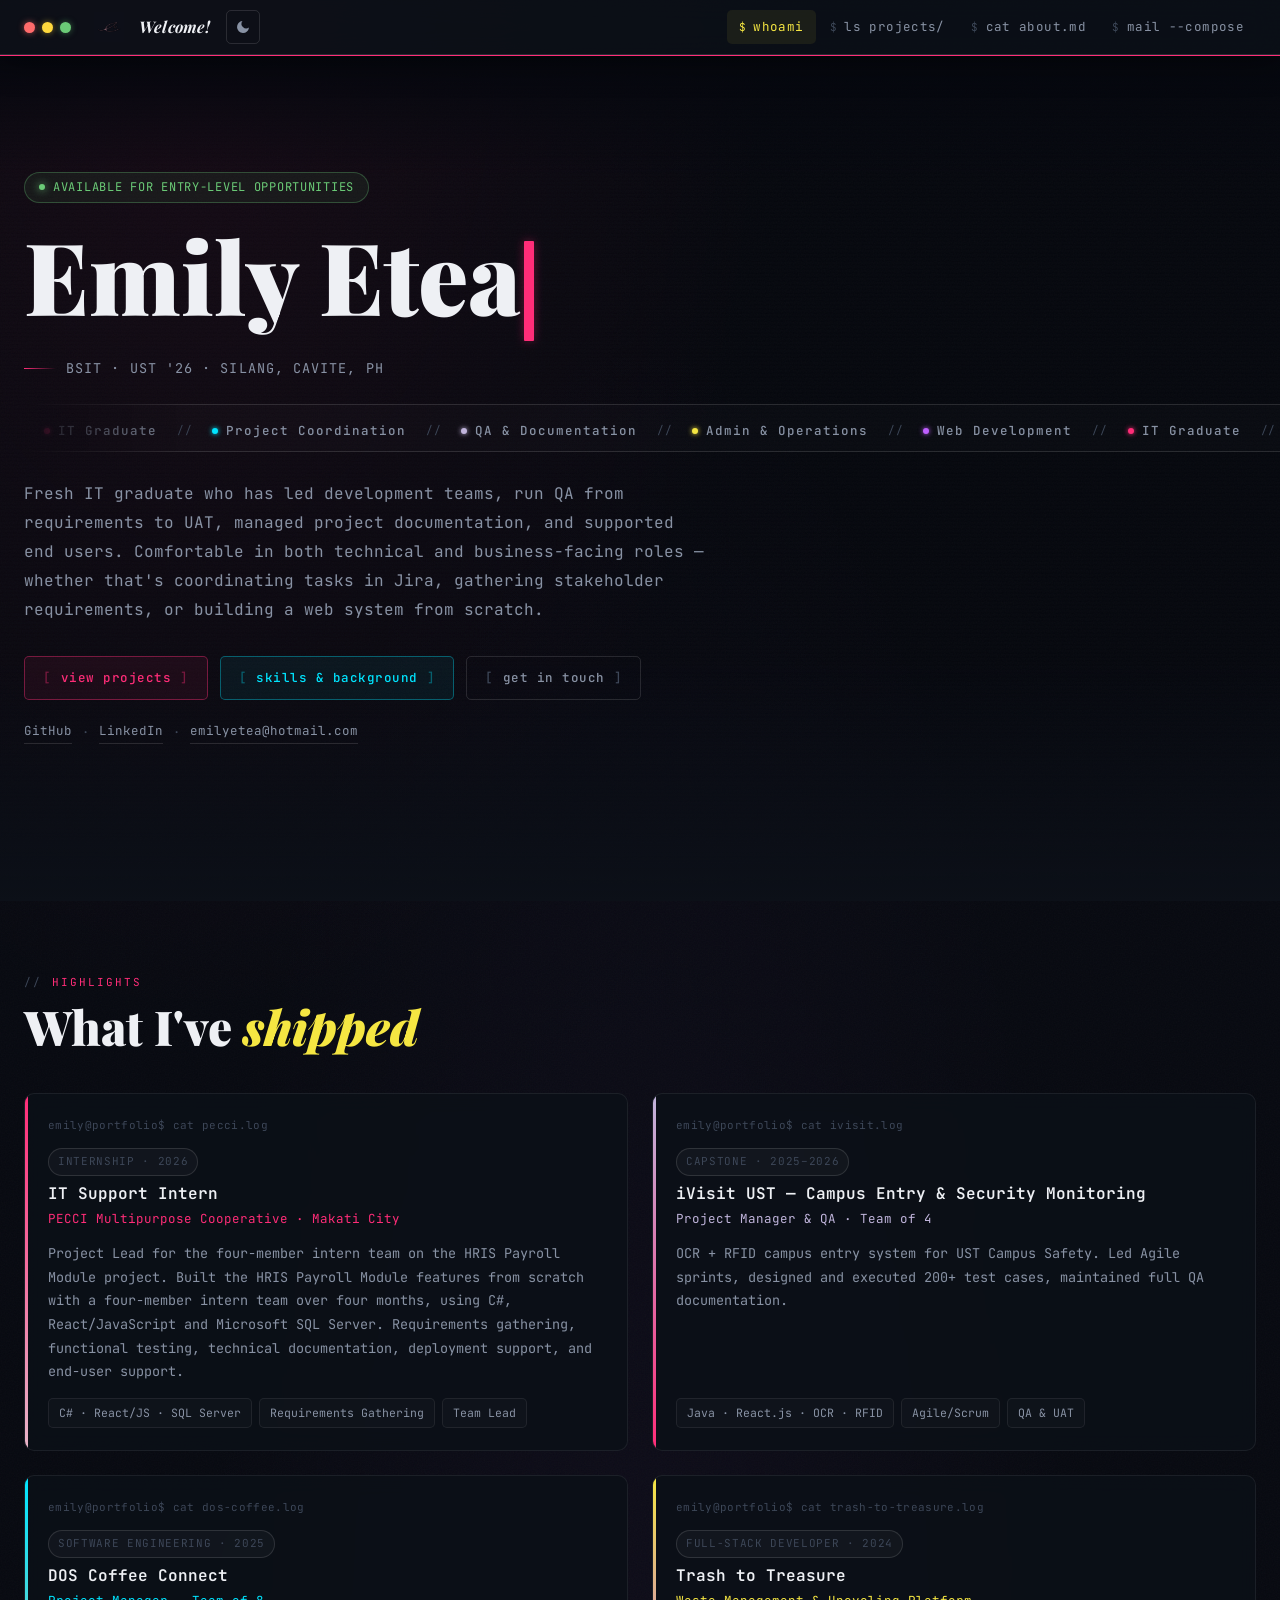
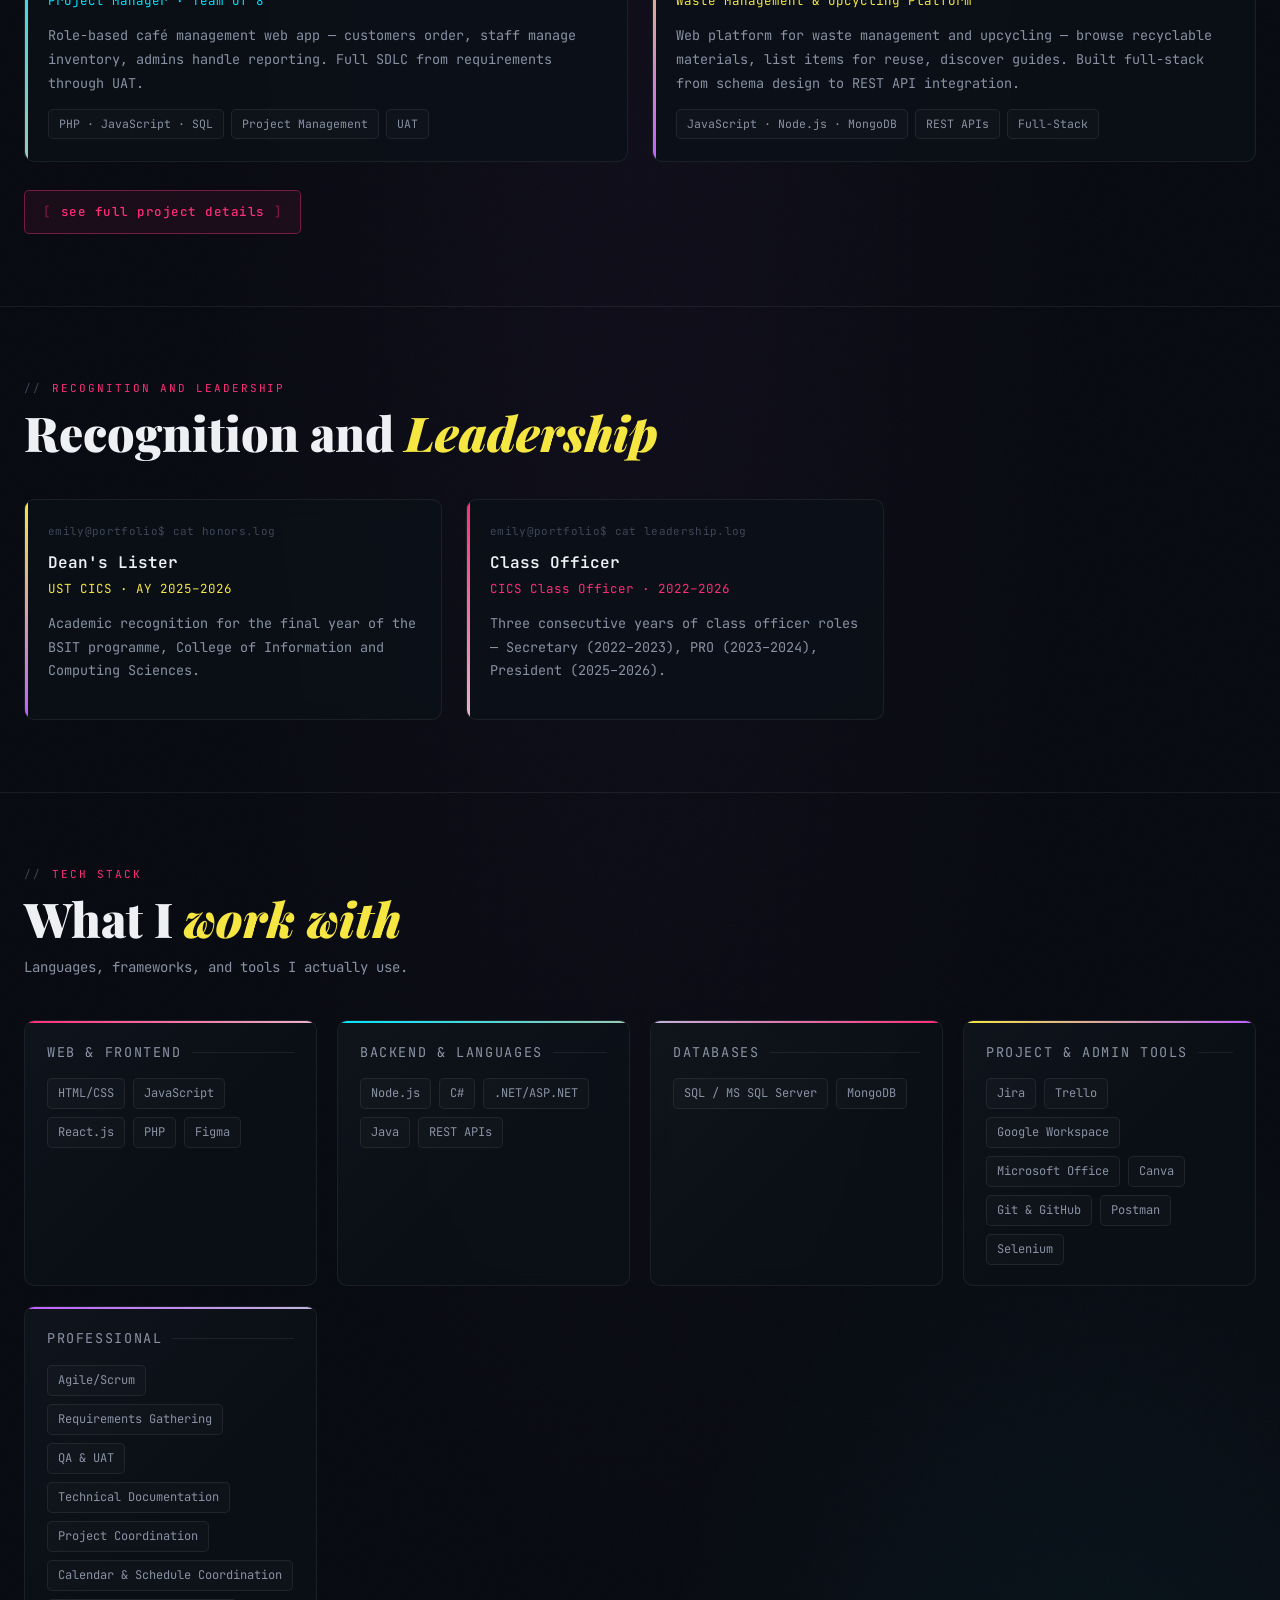
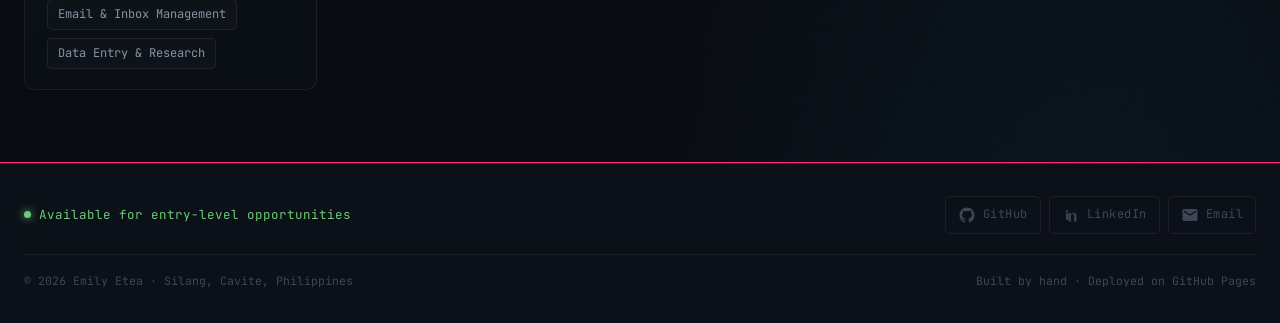
<file: index.html>
<!DOCTYPE html>
<html lang="en">
<head>
  <meta charset="UTF-8">
  <meta name="viewport" content="width=device-width, initial-scale=1.0">
  <title>Emily Etea — Portfolio</title>
  <meta name="description" content="Emily Etea — BSIT graduate (UST '26). Project coordination, QA and documentation, admin and operations support, and web development. Available for entry-level opportunities.">
  <!-- Open Graph -->
  <meta property="og:type" content="website">
  <meta property="og:url" content="https://emilyetea.github.io/">
  <meta property="og:title" content="Emily Etea — IT Graduate | Portfolio | Connect with me!">
  <meta property="og:description" content="BSIT graduate (UST '26). Project coordination, QA and documentation, admin and operations support, and web development. Available for entry-level opportunities.">
  <meta property="og:image" content="https://emilyetea.github.io/img/thumbnail.png">
  <link rel="icon" href="img/dark.svg" type="image/svg+xml">
  <link rel="stylesheet" href="css/style.css">
  <script>
    // Apply saved theme before first paint — prevents flash
    (function(){var t=localStorage.getItem('theme');if(!t){t='dark';}document.documentElement.setAttribute('data-theme',t);})();
  </script>
</head>
<body>
<div class="page">

  <header class="site-header">
    <div class="header-inner">
      <div class="term-dots">
        <span class="a"></span><span class="b"></span><span class="c"></span>
      </div>
      <a class="site-brand" href="index.html" aria-label="Emily Etea — home">
        <span class="brand-logo" aria-hidden="true">
          <img src="img/dark.svg" alt="" width="44" height="30" class="brand-logo-img brand-logo-dark">
          <img src="img/light.svg" alt="" width="44" height="30" class="brand-logo-img brand-logo-light">
        </span>
        <span class="brand-wordmark">Welcome!</span>
      </a>
      <button class="theme-toggle" id="theme-toggle" aria-label="Switch to light mode" title="Toggle light/dark mode">
        <!-- moon — shown in dark mode -->
        <svg class="icon-moon" viewBox="0 0 24 24" aria-hidden="true"><path d="M21 12.79A9 9 0 1 1 11.21 3a7 7 0 0 0 9.79 9.79z"/></svg>
        <!-- sun — shown in light mode -->
        <svg class="icon-sun" viewBox="0 0 24 24" aria-hidden="true"><circle cx="12" cy="12" r="5"/><line x1="12" y1="1" x2="12" y2="3"/><line x1="12" y1="21" x2="12" y2="23"/><line x1="4.22" y1="4.22" x2="5.64" y2="5.64"/><line x1="18.36" y1="18.36" x2="19.78" y2="19.78"/><line x1="1" y1="12" x2="3" y2="12"/><line x1="21" y1="12" x2="23" y2="12"/><line x1="4.22" y1="19.78" x2="5.64" y2="18.36"/><line x1="18.36" y1="5.64" x2="19.78" y2="4.22"/></svg>
      </button>
      <button class="nav-toggle" aria-expanded="false" aria-controls="primary-nav">☰ menu</button>
      <nav class="site-nav" id="primary-nav" aria-label="Primary">
        <a href="index.html" aria-current="page" data-tooltip="Home">whoami</a>
        <a href="projects.html" data-tooltip="Projects">ls projects/</a>
        <a href="about.html" data-tooltip="About &amp; Skills">cat about.md</a>
        <a href="contact.html" data-tooltip="Get in touch">mail --compose</a>
      </nav>
    </div>
  </header>

  <section class="hero hero--no-photo">
    <canvas id="matrix-canvas" aria-hidden="true"></canvas>
    <div class="hero-inner hero-inner--centered">

      <div class="hero-content">
        <p class="hero-status">Available for entry-level opportunities</p>
        <h1 class="hero-name">
          <span class="line1" data-typewriter>Emily Etea<span class="cursor" aria-hidden="true"></span></span>
        </h1>
        <p class="hero-role">BSIT · UST '26 · Silang, Cavite, PH</p>

        <!-- Role tagline ticker -->
        <div class="ticker-wrap" aria-label="Areas of focus" role="marquee">
          <div class="ticker-track">
            <span class="ticker-item"><span class="ticker-dot ticker-dot--pink"></span>IT Graduate</span>
            <span class="ticker-sep" aria-hidden="true">//</span>
            <span class="ticker-item"><span class="ticker-dot ticker-dot--cyan"></span>Project Coordination</span>
            <span class="ticker-sep" aria-hidden="true">//</span>
            <span class="ticker-item"><span class="ticker-dot ticker-dot--lavender"></span>QA &amp; Documentation</span>
            <span class="ticker-sep" aria-hidden="true">//</span>
            <span class="ticker-item"><span class="ticker-dot ticker-dot--yellow"></span>Admin &amp; Operations</span>
            <span class="ticker-sep" aria-hidden="true">//</span>
            <span class="ticker-item"><span class="ticker-dot ticker-dot--purple"></span>Web Development</span>
            <span class="ticker-sep" aria-hidden="true">//</span>
            <!-- duplicate set for seamless loop -->
            <span class="ticker-item" aria-hidden="true"><span class="ticker-dot ticker-dot--pink"></span>IT Graduate</span>
            <span class="ticker-sep" aria-hidden="true">//</span>
            <span class="ticker-item" aria-hidden="true"><span class="ticker-dot ticker-dot--cyan"></span>Project Coordination</span>
            <span class="ticker-sep" aria-hidden="true">//</span>
            <span class="ticker-item" aria-hidden="true"><span class="ticker-dot ticker-dot--lavender"></span>QA &amp; Documentation</span>
            <span class="ticker-sep" aria-hidden="true">//</span>
            <span class="ticker-item" aria-hidden="true"><span class="ticker-dot ticker-dot--yellow"></span>Admin &amp; Operations</span>
            <span class="ticker-sep" aria-hidden="true">//</span>
            <span class="ticker-item" aria-hidden="true"><span class="ticker-dot ticker-dot--purple"></span>Web Development</span>
            <span class="ticker-sep" aria-hidden="true">//</span>
          </div>
        </div>

        <p class="hero-bio">Fresh IT graduate who has led development teams, run QA from requirements to UAT, managed project documentation, and supported end users. Comfortable in both technical and business-facing roles — whether that's coordinating tasks in Jira, gathering stakeholder requirements, or building a web system from scratch.</p>
        <div class="btn-row">
          <a class="btn btn-primary" href="projects.html">view projects</a>
          <a class="btn btn-cyan" href="about.html">skills &amp; background</a>
          <a class="btn" href="contact.html">get in touch</a>
        </div>
        <div class="hero-links" aria-label="External profiles">
          <a href="https://github.com/EmilyEtea" target="_blank" rel="noopener" class="hero-text-link">GitHub</a>
          <span class="hero-link-sep" aria-hidden="true">·</span>
          <a href="https://www.linkedin.com/in/emily-etea" target="_blank" rel="noopener" class="hero-text-link">LinkedIn</a>
          <span class="hero-link-sep" aria-hidden="true">·</span>
          <a href="mailto:emilyetea@hotmail.com" class="hero-text-link">emilyetea@hotmail.com</a>
        </div>
      </div>

    </div>
  </section>

  <!-- WHAT I'VE SHIPPED -->
  <section class="section">
    <div class="container">
      <div class="section-head">
        <p class="section-eyebrow">highlights</p>
        <h2 class="section-title">What I've <span class="accent">shipped</span></h2>
      </div>
      <div class="shipped-grid">

        <div class="shipped-card shipped-card--pink reveal">
          <div class="sc-bar" aria-hidden="true"></div>
          <div class="sc-body">
            <p class="sc-cmd">emily@portfolio$ cat pecci.log</p>
            <div class="sc-head">
              <span class="sc-role-badge">Internship · 2026</span>
            </div>
            <p class="sc-title">IT Support Intern</p>
            <p class="sc-org">PECCI Multipurpose Cooperative · Makati City</p>
            <p class="sc-desc">Project Lead for the four-member intern team on the HRIS Payroll Module project. Built the HRIS Payroll Module features from scratch with a four-member intern team over four months, using C#, React/JavaScript and Microsoft SQL Server. Requirements gathering, functional testing, technical documentation, deployment support, and end-user support.</p>
            <div class="sc-chips">
              <span class="chip">C# · React/JS · SQL Server</span>
              <span class="chip">Requirements Gathering</span>
              <span class="chip">Team Lead</span>
            </div>
          </div>
        </div>

        <div class="shipped-card shipped-card--lavender reveal">
          <div class="sc-bar" aria-hidden="true"></div>
          <div class="sc-body">
            <p class="sc-cmd">emily@portfolio$ cat ivisit.log</p>
            <div class="sc-head">
              <span class="sc-role-badge">Capstone · 2025–2026</span>
            </div>
            <p class="sc-title">iVisit UST — Campus Entry &amp; Security Monitoring</p>
            <p class="sc-org">Project Manager &amp; QA · Team of 4</p>
            <p class="sc-desc">OCR + RFID campus entry system for UST Campus Safety. Led Agile sprints, designed and executed 200+ test cases, maintained full QA documentation.</p>
            <div class="sc-chips">
              <span class="chip">Java · React.js · OCR · RFID</span>
              <span class="chip">Agile/Scrum</span>
              <span class="chip">QA &amp; UAT</span>
            </div>
          </div>
        </div>

        <div class="shipped-card shipped-card--cyan reveal">
          <div class="sc-bar" aria-hidden="true"></div>
          <div class="sc-body">
            <p class="sc-cmd">emily@portfolio$ cat dos-coffee.log</p>
            <div class="sc-head">
              <span class="sc-role-badge">Software Engineering · 2025</span>
            </div>
            <p class="sc-title">DOS Coffee Connect</p>
            <p class="sc-org">Project Manager · Team of 8</p>
            <p class="sc-desc">Role-based café management web app — customers order, staff manage inventory, admins handle reporting. Full SDLC from requirements through UAT.</p>
            <div class="sc-chips">
              <span class="chip">PHP · JavaScript · SQL</span>
              <span class="chip">Project Management</span>
              <span class="chip">UAT</span>
            </div>
          </div>
        </div>

        <div class="shipped-card shipped-card--yellow reveal">
          <div class="sc-bar" aria-hidden="true"></div>
          <div class="sc-body">
            <p class="sc-cmd">emily@portfolio$ cat trash-to-treasure.log</p>
            <div class="sc-head">
              <span class="sc-role-badge">Full-Stack Developer · 2024</span>
            </div>
            <p class="sc-title">Trash to Treasure</p>
            <p class="sc-org">Waste Management &amp; Upcycling Platform</p>
            <p class="sc-desc">Web platform for waste management and upcycling — browse recyclable materials, list items for reuse, discover guides. Built full-stack from schema design to REST API integration.</p>
            <div class="sc-chips">
              <span class="chip">JavaScript · Node.js · MongoDB</span>
              <span class="chip">REST APIs</span>
              <span class="chip">Full-Stack</span>
            </div>
          </div>
        </div>

      </div>
      <div style="margin-top:28px">
        <a class="btn btn-primary" href="projects.html">see full project details</a>
      </div>
    </div>
  </section>

  <!-- RECOGNITION AND LEADERSHIP -->
  <section class="section">
    <div class="container">
      <div class="section-head">
        <p class="section-eyebrow">recognition and leadership</p>
        <h2 class="section-title">Recognition and <span class="accent">Leadership</span></h2>
      </div>
      <div class="shipped-grid shipped-grid--half">

        <div class="shipped-card shipped-card--yellow reveal">
          <div class="sc-bar" aria-hidden="true"></div>
          <div class="sc-body">
            <p class="sc-cmd">emily@portfolio$ cat honors.log</p>
            <p class="sc-title">Dean's Lister</p>
            <p class="sc-org">UST CICS · AY 2025–2026</p>
            <p class="sc-desc">Academic recognition for the final year of the BSIT programme, College of Information and Computing Sciences.</p>
          </div>
        </div>

        <div class="shipped-card shipped-card--pink reveal">
          <div class="sc-bar" aria-hidden="true"></div>
          <div class="sc-body">
            <p class="sc-cmd">emily@portfolio$ cat leadership.log</p>
            <p class="sc-title">Class Officer</p>
            <p class="sc-org">CICS Class Officer · 2022–2026</p>
            <p class="sc-desc">Three consecutive years of class officer roles — Secretary (2022–2023), PRO (2023–2024), President (2025–2026).</p>
          </div>
        </div>

      </div>
    </div>
  </section>

  <!-- TECH STACK -->
  <section class="section">
    <div class="container">
      <div class="section-head">
        <p class="section-eyebrow">tech stack</p>
        <h2 class="section-title">What I <span class="accent">work with</span></h2>
        <p class="section-sub">Languages, frameworks, and tools I actually use.</p>
      </div>
      <div class="skills-grid">
        <div class="card accent-pink reveal" style="padding:20px 22px">
          <p class="skill-category">Web &amp; Frontend</p>
          <div class="chips">
            <span class="chip">HTML/CSS</span>
            <span class="chip">JavaScript</span>
            <span class="chip">React.js</span>
            <span class="chip">PHP</span>
            <span class="chip">Figma</span>
          </div>
        </div>
        <div class="card accent-cyan reveal" style="padding:20px 22px">
          <p class="skill-category">Backend &amp; Languages</p>
          <div class="chips">
            <span class="chip">Node.js</span>
            <span class="chip">C#</span>
            <span class="chip">.NET/ASP.NET</span>
            <span class="chip">Java</span>
            <span class="chip">REST APIs</span>
          </div>
        </div>
        <div class="card accent-lavender reveal" style="padding:20px 22px">
          <p class="skill-category">Databases</p>
          <div class="chips">
            <span class="chip">SQL / MS SQL Server</span>
            <span class="chip">MongoDB</span>
          </div>
        </div>
        <div class="card accent-yellow reveal" style="padding:20px 22px">
          <p class="skill-category">Project &amp; Admin Tools</p>
          <div class="chips">
            <span class="chip">Jira</span>
            <span class="chip">Trello</span>
            <span class="chip">Google Workspace</span>
            <span class="chip">Microsoft Office</span>
            <span class="chip">Canva</span>
            <span class="chip">Git &amp; GitHub</span>
            <span class="chip">Postman</span>
            <span class="chip">Selenium</span>
          </div>
        </div>
        <div class="card accent-purple reveal" style="padding:20px 22px">
          <p class="skill-category">Professional</p>
          <div class="chips">
            <span class="chip">Agile/Scrum</span>
            <span class="chip">Requirements Gathering</span>
            <span class="chip">QA &amp; UAT</span>
            <span class="chip">Technical Documentation</span>
            <span class="chip">Project Coordination</span>
            <span class="chip">Calendar &amp; Schedule Coordination</span>
            <span class="chip">Email &amp; Inbox Management</span>
            <span class="chip">Data Entry &amp; Research</span>
          </div>
        </div>
      </div>
    </div>
  </section>

  <footer class="site-footer">
    <div class="footer-inner">
      <div><p class="footer-status-row">Available for entry-level opportunities</p></div>
      <div class="footer-links">
        <a class="social-link social-link--labeled" href="https://github.com/EmilyEtea" target="_blank" rel="noopener" aria-label="GitHub" data-tooltip="github.com/EmilyEtea">
          <svg viewBox="0 0 24 24" aria-hidden="true"><path d="M12 2C6.48 2 2 6.58 2 12.23c0 4.5 2.87 8.32 6.84 9.67.5.1.68-.22.68-.49v-1.7c-2.78.62-3.37-1.34-3.37-1.34-.45-1.2-1.11-1.52-1.11-1.52-.9-.63.07-.62.07-.62 1 .07 1.54 1.05 1.54 1.05.9 1.57 2.36 1.12 2.94.86.09-.67.35-1.12.63-1.38-2.22-.26-4.56-1.14-4.56-5.05 0-1.12.38-2.03 1.01-2.75-.1-.26-.44-1.3.1-2.7 0 0 .83-.27 2.75 1.05A9.34 9.34 0 0 1 12 6.8c.84 0 1.69.11 2.48.33 1.92-1.32 2.75-1.05 2.75-1.05.54 1.4.2 2.44.1 2.7.63.72 1.01 1.63 1.01 2.75 0 3.92-2.35 4.79-4.58 5.04.36.32.68.94.68 1.9v2.82c0 .27.18.6.69.49A10.23 10.23 0 0 0 22 12.23C22 6.58 17.52 2 12 2Z"/></svg>
          <span>GitHub</span>
        </a>
        <a class="social-link social-link--labeled" href="https://www.linkedin.com/in/emily-etea" target="_blank" rel="noopener" aria-label="LinkedIn" data-tooltip="linkedin.com/in/emily-etea">
          <svg viewBox="0 0 24 24" aria-hidden="true"><path d="M6.94 8.5A1.56 1.56 0 1 1 6.94 5.4a1.56 1.56 0 0 1 0 3.1ZM5.5 9.66h2.9v8.84H5.5V9.66Zm4.68 0h2.77v1.21h.04c.39-.73 1.33-1.5 2.74-1.5 2.93 0 3.47 1.93 3.47 4.43v6.7h-2.9v-6.27c0-1.49-.03-3.41-2.08-3.41-2.08 0-2.4 1.62-2.4 3.3v6.38h-2.9V9.66Z"/></svg>
          <span>LinkedIn</span>
        </a>
        <a class="social-link social-link--labeled" href="mailto:emilyetea@hotmail.com" aria-label="Email" data-tooltip="emilyetea@hotmail.com">
          <svg viewBox="0 0 24 24" aria-hidden="true"><path d="M20 4H4a2 2 0 0 0-2 2v12a2 2 0 0 0 2 2h16a2 2 0 0 0 2-2V6a2 2 0 0 0-2-2Zm0 4-8 5-8-5V6l8 5 8-5v2Z"/></svg>
          <span>Email</span>
        </a>
      </div>
      <div class="footer-copy">
        <span>© 2026 Emily Etea · Silang, Cavite, Philippines</span>
        <span>Built by hand · Deployed on GitHub Pages</span>
      </div>
    </div>
  </footer>

</div>
<script src="js/script.js"></script>
</body>
</html>
</file>
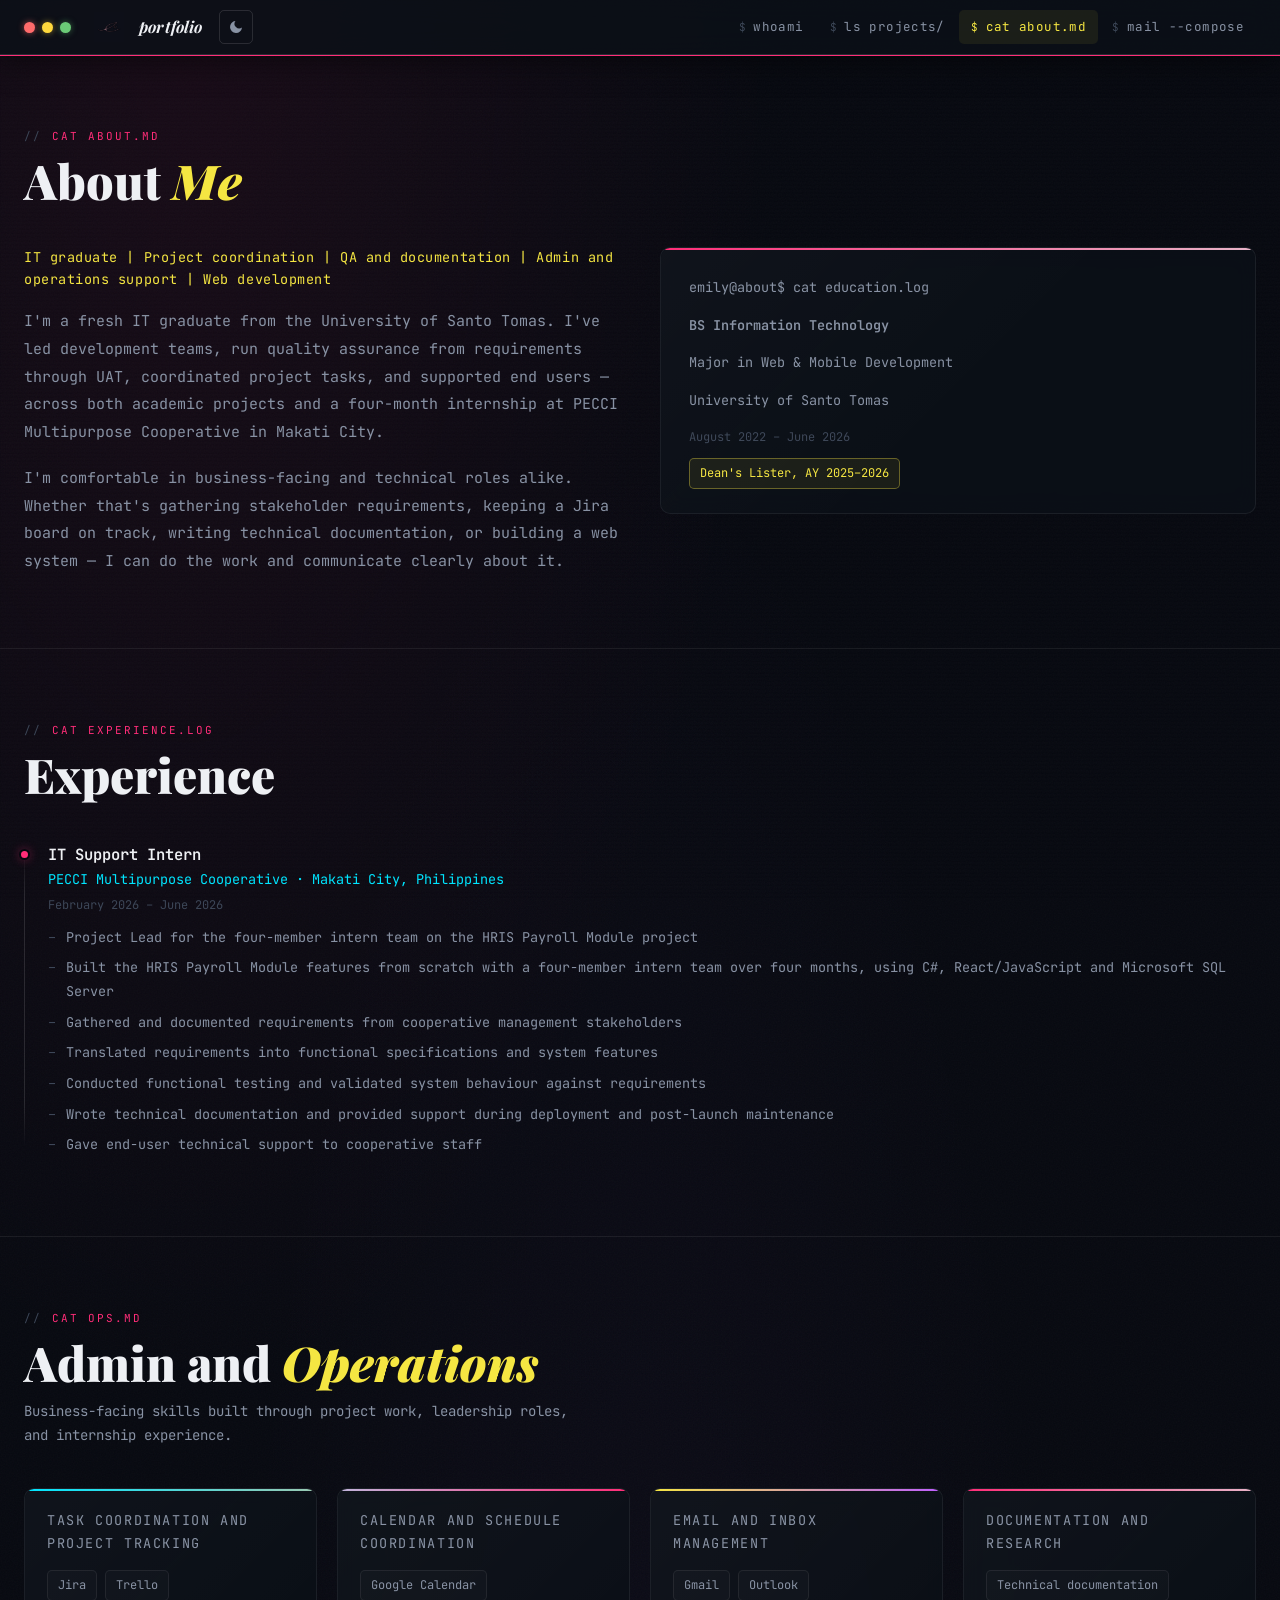
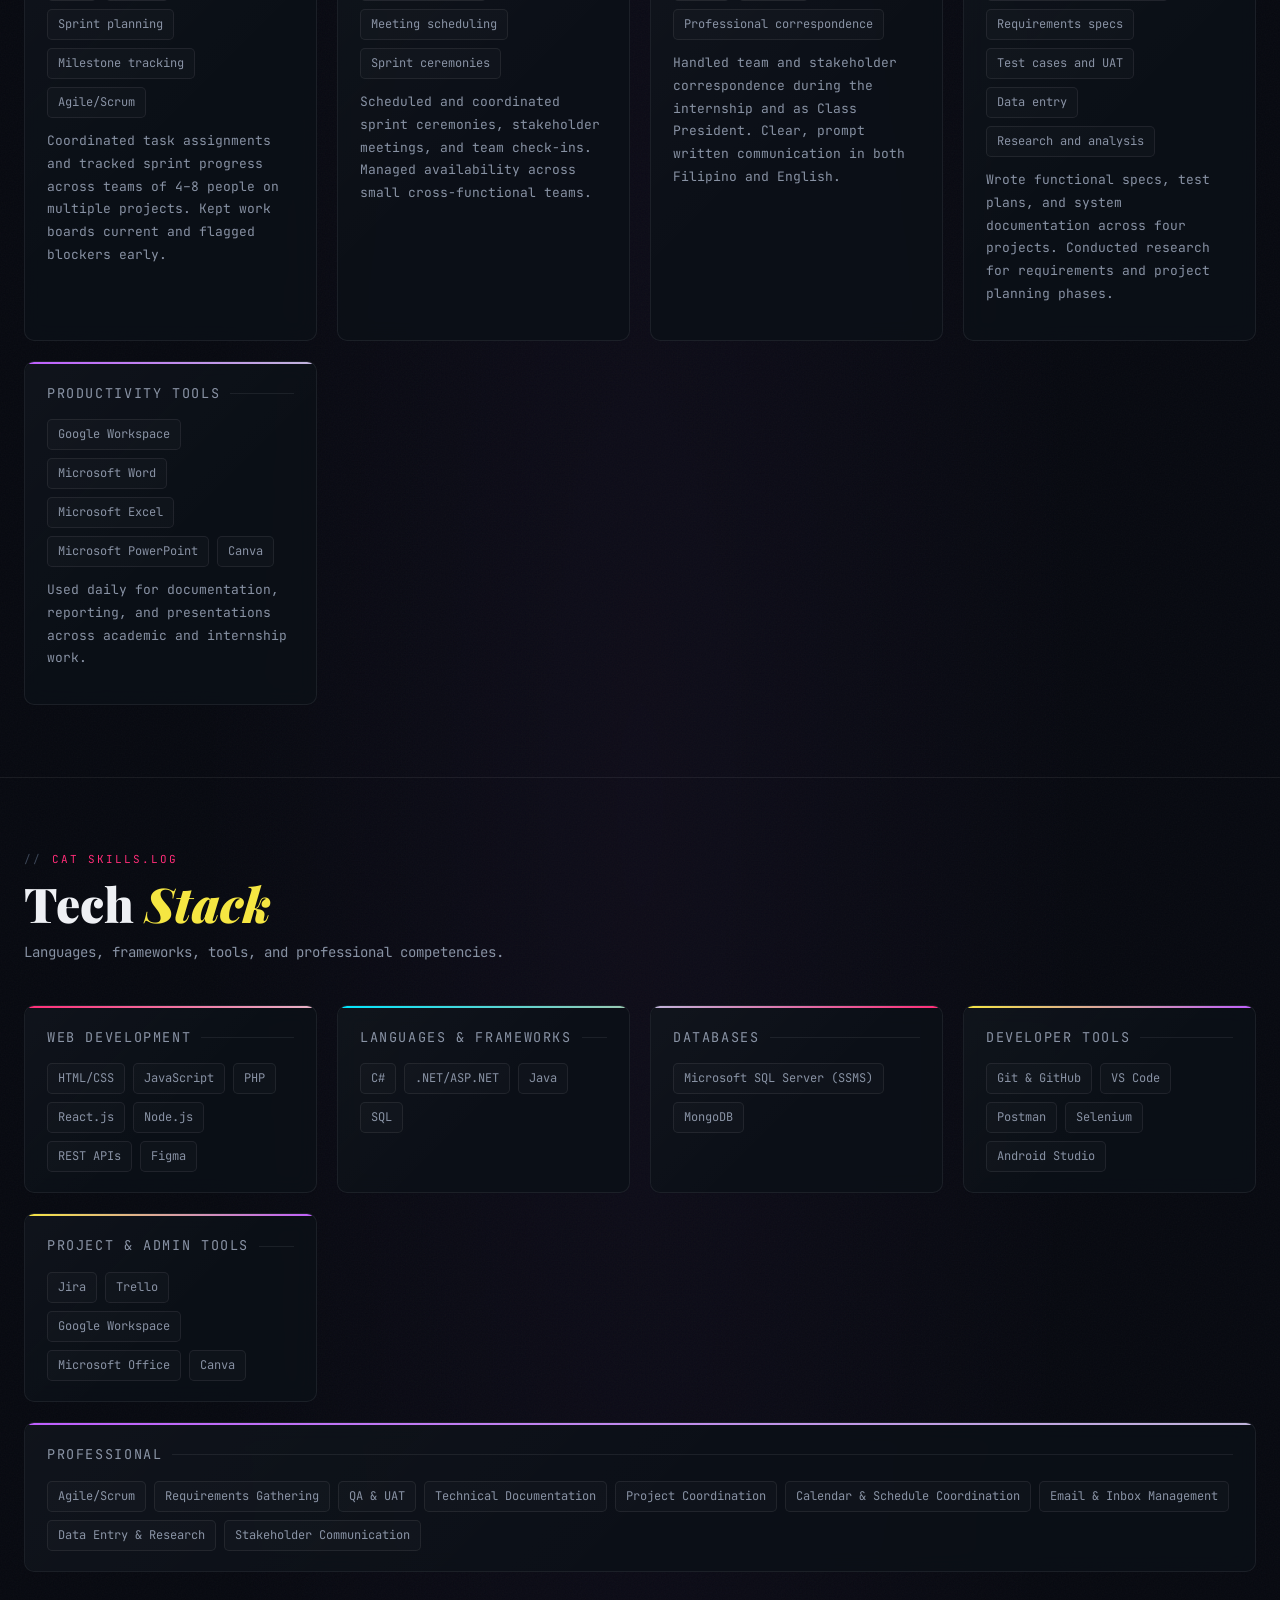
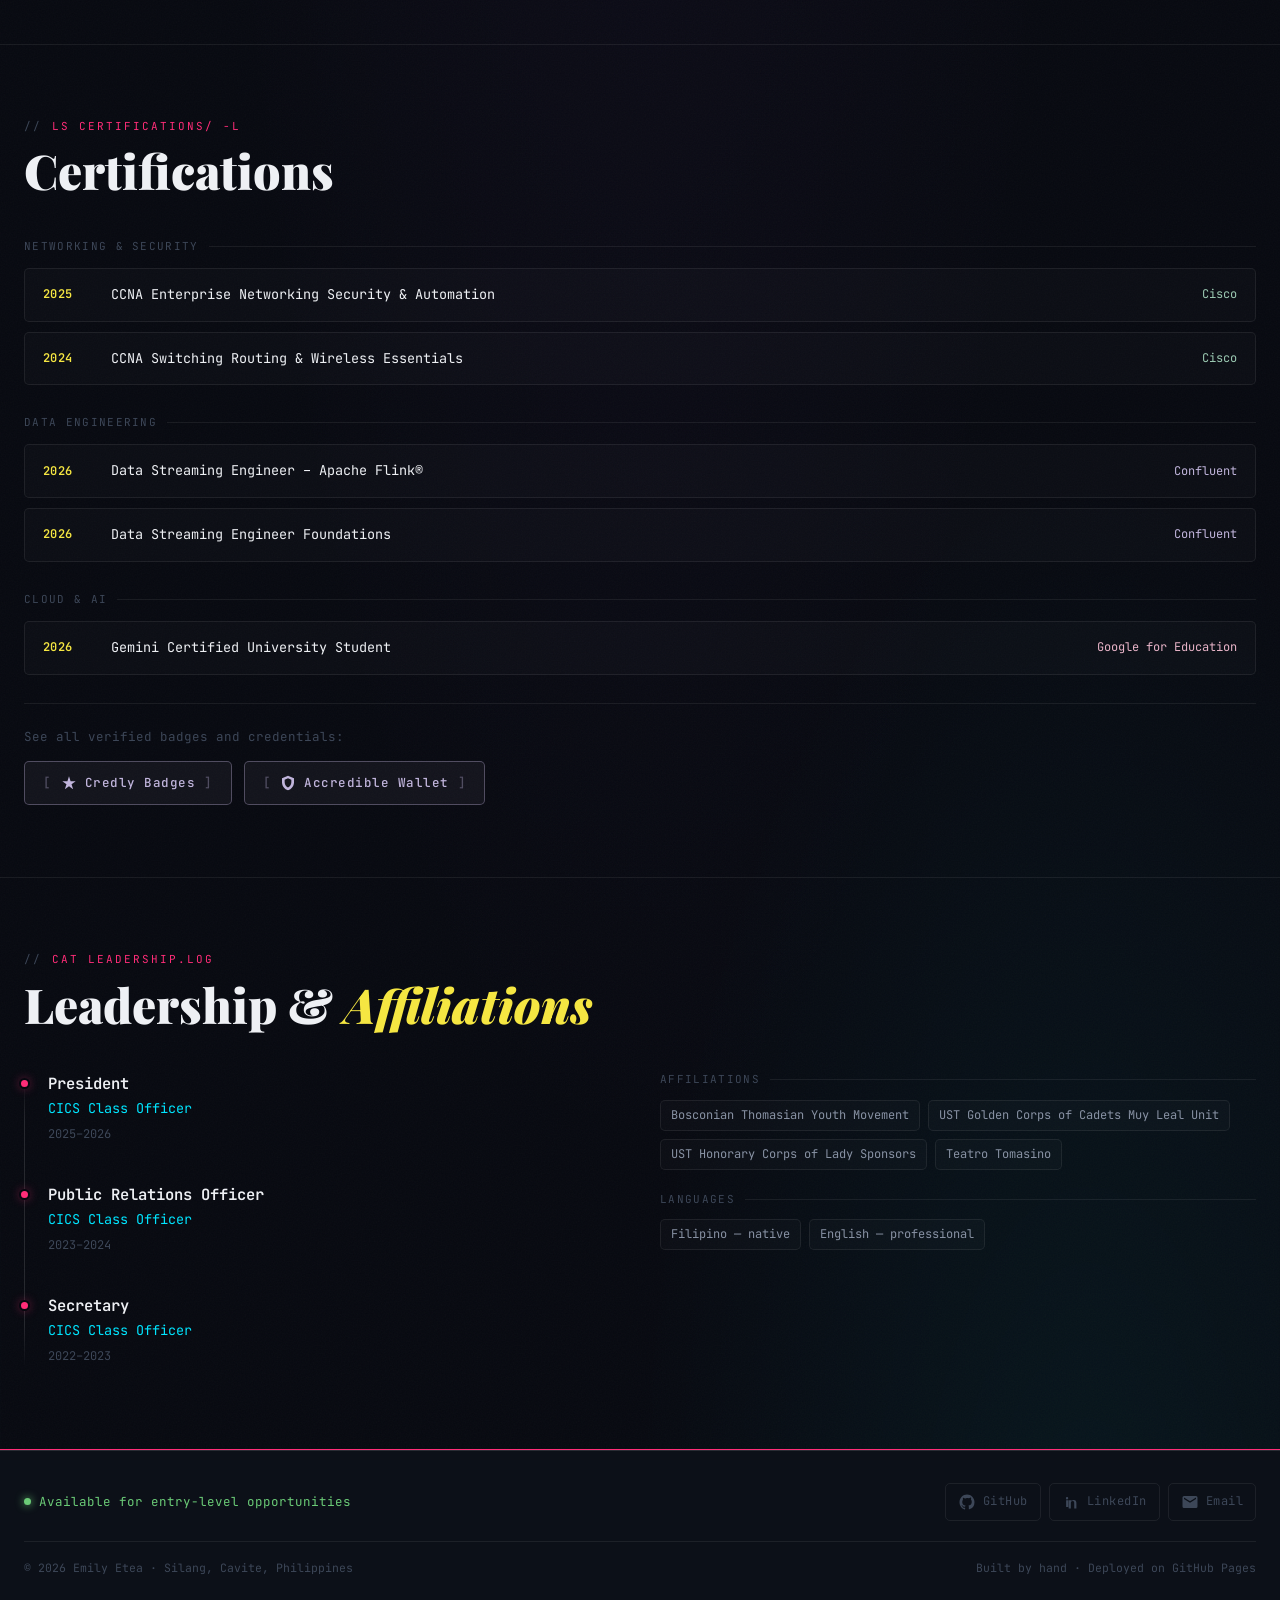
<file: about.html>
<!DOCTYPE html>
<html lang="en">
<head>
  <meta charset="UTF-8">
  <meta name="viewport" content="width=device-width, initial-scale=1.0">
  <title>About — Emily Etea</title>
  <meta name="description" content="About Emily Etea — BSIT graduate (UST '26). Skills in project coordination, QA, documentation, admin and operations, and web development. Available for entry-level opportunities.">
  <!-- Open Graph -->
  <meta property="og:type" content="website">
  <meta property="og:url" content="https://emilyetea.github.io/about.html">
  <meta property="og:title" content="About — Emily Etea">
  <meta property="og:description" content="BSIT graduate (UST '26). Project coordination, QA and documentation, admin and operations support, and web development.">
  <meta property="og:image" content="https://emilyetea.github.io/img/thumbnail.png">
  <link rel="icon" href="img/dark.svg" type="image/svg+xml">
  <link rel="stylesheet" href="css/style.css">
  <script>
    (function(){var t=localStorage.getItem('theme');if(!t){t=window.matchMedia('(prefers-color-scheme:dark)').matches?'dark':'light';}document.documentElement.setAttribute('data-theme',t);})();
  </script>
</head>
<body>
<div class="page">

  <header class="site-header">
    <div class="header-inner">
      <div class="term-dots">
        <span class="a"></span><span class="b"></span><span class="c"></span>
      </div>
      <a class="site-brand" href="index.html" aria-label="Emily Etea — home">
        <span class="brand-logo" aria-hidden="true">
          <img src="img/dark.svg" alt="" width="44" height="30" class="brand-logo-img brand-logo-dark">
          <img src="img/light.svg" alt="" width="44" height="30" class="brand-logo-img brand-logo-light">
        </span>
        <span class="brand-wordmark">portfolio</span>
      </a>
      <button class="theme-toggle" id="theme-toggle" aria-label="Switch to light mode" title="Toggle light/dark mode">
        <svg class="icon-moon" viewBox="0 0 24 24" aria-hidden="true"><path d="M21 12.79A9 9 0 1 1 11.21 3a7 7 0 0 0 9.79 9.79z"/></svg>
        <svg class="icon-sun" viewBox="0 0 24 24" aria-hidden="true"><circle cx="12" cy="12" r="5"/><line x1="12" y1="1" x2="12" y2="3"/><line x1="12" y1="21" x2="12" y2="23"/><line x1="4.22" y1="4.22" x2="5.64" y2="5.64"/><line x1="18.36" y1="18.36" x2="19.78" y2="19.78"/><line x1="1" y1="12" x2="3" y2="12"/><line x1="21" y1="12" x2="23" y2="12"/><line x1="4.22" y1="19.78" x2="5.64" y2="18.36"/><line x1="18.36" y1="5.64" x2="19.78" y2="4.22"/></svg>
      </button>
      <button class="nav-toggle" aria-expanded="false" aria-controls="primary-nav">☰ menu</button>
      <nav class="site-nav" id="primary-nav" aria-label="Primary">
        <a href="index.html" data-tooltip="Home">whoami</a>
        <a href="projects.html" data-tooltip="Projects">ls projects/</a>
        <a href="about.html" aria-current="page" data-tooltip="About &amp; Skills">cat about.md</a>
        <a href="contact.html" data-tooltip="Get in touch">mail --compose</a>
      </nav>
    </div>
  </header>

  <!-- ABOUT -->
  <section class="section">
    <div class="container">
      <div class="section-head">
        <p class="section-eyebrow">cat about.md</p>
        <h1 class="section-title">About <span class="accent">Me</span></h1>
      </div>
      <div class="about-grid">
        <div>
          <p class="about-tagline">IT graduate | Project coordination | QA and documentation | Admin and operations support | Web development</p>
          <p style="color:var(--text-muted);font-size:15px;line-height:1.85;margin-bottom:18px">I'm a fresh IT graduate from the University of Santo Tomas. I've led development teams, run quality assurance from requirements through UAT, coordinated project tasks, and supported end users — across both academic projects and a four-month internship at PECCI Multipurpose Cooperative in Makati City.</p>
          <p style="color:var(--text-muted);font-size:15px;line-height:1.85">I'm comfortable in business-facing and technical roles alike. Whether that's gathering stakeholder requirements, keeping a Jira board on track, writing technical documentation, or building a web system — I can do the work and communicate clearly about it.</p>
        </div>
        <div class="card accent-pink reveal">
          <p class="cmd-label">emily@about$ cat education.log</p>
          <p class="entry-title">BS Information Technology</p>
          <p class="entry-org">Major in Web &amp; Mobile Development</p>
          <p class="entry-org" style="color:var(--text-muted)">University of Santo Tomas</p>
          <span class="entry-date">August 2022 – June 2026</span>
          <div class="chips">
            <span class="chip chip-honor">Dean's Lister, AY 2025–2026</span>
          </div>
        </div>
      </div>
    </div>
  </section>

  <!-- EXPERIENCE -->
  <section class="section">
    <div class="container">
      <div class="section-head">
        <p class="section-eyebrow">cat experience.log</p>
        <h2 class="section-title">Experience</h2>
      </div>
      <div class="timeline reveal">
        <div class="entry">
          <p class="entry-title">IT Support Intern</p>
          <p class="entry-org">PECCI Multipurpose Cooperative · Makati City, Philippines</p>
          <span class="entry-date">February 2026 – June 2026</span>
          <ul class="plain">
            <li>Project Lead for the four-member intern team on the HRIS Payroll Module project</li>
            <li>Built the HRIS Payroll Module features from scratch with a four-member intern team over four months, using C#, React/JavaScript and Microsoft SQL Server</li>
            <li>Gathered and documented requirements from cooperative management stakeholders</li>
            <li>Translated requirements into functional specifications and system features</li>
            <li>Conducted functional testing and validated system behaviour against requirements</li>
            <li>Wrote technical documentation and provided support during deployment and post-launch maintenance</li>
            <li>Gave end-user technical support to cooperative staff</li>
          </ul>
        </div>
      </div>
    </div>
  </section>

  <!-- ADMIN AND OPERATIONS -->
  <section class="section">
    <div class="container">
      <div class="section-head">
        <p class="section-eyebrow">cat ops.md</p>
        <h2 class="section-title">Admin and <span class="accent">Operations</span></h2>
        <p class="section-sub">Business-facing skills built through project work, leadership roles, and internship experience.</p>
      </div>
      <div class="skills-grid">

        <div class="card accent-cyan reveal" style="padding:20px 22px">
          <p class="skill-category">Task coordination and project tracking</p>
          <div class="chips">
            <span class="chip">Jira</span>
            <span class="chip">Trello</span>
            <span class="chip">Sprint planning</span>
            <span class="chip">Milestone tracking</span>
            <span class="chip">Agile/Scrum</span>
          </div>
          <p style="margin-top:12px;font-size:13px;">Coordinated task assignments and tracked sprint progress across teams of 4–8 people on multiple projects. Kept work boards current and flagged blockers early.</p>
        </div>

        <div class="card accent-lavender reveal" style="padding:20px 22px">
          <p class="skill-category">Calendar and schedule coordination</p>
          <div class="chips">
            <span class="chip">Google Calendar</span>
            <span class="chip">Meeting scheduling</span>
            <span class="chip">Sprint ceremonies</span>
          </div>
          <p style="margin-top:12px;font-size:13px;">Scheduled and coordinated sprint ceremonies, stakeholder meetings, and team check-ins. Managed availability across small cross-functional teams.</p>
        </div>

        <div class="card accent-yellow reveal" style="padding:20px 22px">
          <p class="skill-category">Email and inbox management</p>
          <div class="chips">
            <span class="chip">Gmail</span>
            <span class="chip">Outlook</span>
            <span class="chip">Professional correspondence</span>
          </div>
          <p style="margin-top:12px;font-size:13px;">Handled team and stakeholder correspondence during the internship and as Class President. Clear, prompt written communication in both Filipino and English.</p>
        </div>

        <div class="card accent-pink reveal" style="padding:20px 22px">
          <p class="skill-category">Documentation and research</p>
          <div class="chips">
            <span class="chip">Technical documentation</span>
            <span class="chip">Requirements specs</span>
            <span class="chip">Test cases and UAT</span>
            <span class="chip">Data entry</span>
            <span class="chip">Research and analysis</span>
          </div>
          <p style="margin-top:12px;font-size:13px;">Wrote functional specs, test plans, and system documentation across four projects. Conducted research for requirements and project planning phases.</p>
        </div>

        <div class="card accent-purple reveal" style="padding:20px 22px">
          <p class="skill-category">Productivity tools</p>
          <div class="chips">
            <span class="chip">Google Workspace</span>
            <span class="chip">Microsoft Word</span>
            <span class="chip">Microsoft Excel</span>
            <span class="chip">Microsoft PowerPoint</span>
            <span class="chip">Canva</span>
          </div>
          <p style="margin-top:12px;font-size:13px;">Used daily for documentation, reporting, and presentations across academic and internship work.</p>
        </div>

      </div>
    </div>
  </section>

  <!-- SKILLS -->
  <section class="section">
    <div class="container">
      <div class="section-head">
        <p class="section-eyebrow">cat skills.log</p>
        <h2 class="section-title">Tech <span class="accent">Stack</span></h2>
        <p class="section-sub">Languages, frameworks, tools, and professional competencies.</p>
      </div>
      <div class="skills-grid">
        <div class="card accent-pink reveal" style="padding:20px 22px">
          <p class="skill-category">Web Development</p>
          <div class="chips">
            <span class="chip">HTML/CSS</span>
            <span class="chip">JavaScript</span>
            <span class="chip">PHP</span>
            <span class="chip">React.js</span>
            <span class="chip">Node.js</span>
            <span class="chip">REST APIs</span>
            <span class="chip">Figma</span>
          </div>
        </div>
        <div class="card accent-cyan reveal" style="padding:20px 22px">
          <p class="skill-category">Languages &amp; Frameworks</p>
          <div class="chips">
            <span class="chip">C#</span>
            <span class="chip">.NET/ASP.NET</span>
            <span class="chip">Java</span>
            <span class="chip">SQL</span>
          </div>
        </div>
        <div class="card accent-lavender reveal" style="padding:20px 22px">
          <p class="skill-category">Databases</p>
          <div class="chips">
            <span class="chip">Microsoft SQL Server (SSMS)</span>
            <span class="chip">MongoDB</span>
          </div>
        </div>
        <div class="card accent-yellow reveal" style="padding:20px 22px">
          <p class="skill-category">Developer Tools</p>
          <div class="chips">
            <span class="chip">Git &amp; GitHub</span>
            <span class="chip">VS Code</span>
            <span class="chip">Postman</span>
            <span class="chip">Selenium</span>
            <span class="chip">Android Studio</span>
          </div>
        </div>
        <div class="card accent-yellow reveal" style="padding:20px 22px">
          <p class="skill-category">Project &amp; Admin Tools</p>
          <div class="chips">
            <span class="chip">Jira</span>
            <span class="chip">Trello</span>
            <span class="chip">Google Workspace</span>
            <span class="chip">Microsoft Office</span>
            <span class="chip">Canva</span>
          </div>
        </div>
        <div class="card accent-purple reveal" style="padding:20px 22px;grid-column:1/-1">
          <p class="skill-category">Professional</p>
          <div class="chips">
            <span class="chip">Agile/Scrum</span>
            <span class="chip">Requirements Gathering</span>
            <span class="chip">QA &amp; UAT</span>
            <span class="chip">Technical Documentation</span>
            <span class="chip">Project Coordination</span>
            <span class="chip">Calendar &amp; Schedule Coordination</span>
            <span class="chip">Email &amp; Inbox Management</span>
            <span class="chip">Data Entry &amp; Research</span>
            <span class="chip">Stakeholder Communication</span>
          </div>
        </div>
      </div>
    </div>
  </section>

  <!-- CERTIFICATIONS -->
  <section class="section">
    <div class="container">
      <div class="section-head">
        <p class="section-eyebrow">ls certifications/ -l</p>
        <h2 class="section-title">Certifications</h2>
      </div>

      <p class="cert-group-label">Networking &amp; Security</p>
      <div class="cert-list reveal">
        <div class="cert-item">
          <span class="cert-year">2025</span>
          <span class="cert-name">CCNA Enterprise Networking Security &amp; Automation</span>
          <span class="cert-issuer cert-issuer--cisco">Cisco</span>
        </div>
        <div class="cert-item">
          <span class="cert-year">2024</span>
          <span class="cert-name">CCNA Switching Routing &amp; Wireless Essentials</span>
          <span class="cert-issuer cert-issuer--cisco">Cisco</span>
        </div>
      </div>

      <p class="cert-group-label" style="margin-top:28px">Data Engineering</p>
      <div class="cert-list reveal">
        <div class="cert-item">
          <span class="cert-year">2026</span>
          <span class="cert-name">Data Streaming Engineer – Apache Flink®</span>
          <span class="cert-issuer cert-issuer--confluent">Confluent</span>
        </div>
        <div class="cert-item">
          <span class="cert-year">2026</span>
          <span class="cert-name">Data Streaming Engineer Foundations</span>
          <span class="cert-issuer cert-issuer--confluent">Confluent</span>
        </div>
      </div>

      <p class="cert-group-label" style="margin-top:28px">Cloud &amp; AI</p>
      <div class="cert-list reveal">
        <div class="cert-item">
          <span class="cert-year">2026</span>
          <span class="cert-name">Gemini Certified University Student</span>
          <span class="cert-issuer cert-issuer--google">Google for Education</span>
        </div>
      </div>

      <div class="cert-wallets reveal">
        <p class="cert-wallets-label">See all verified badges and credentials:</p>
        <div class="btn-row">
          <a class="btn btn-wallet" href="https://www.credly.com/users/emily-etea/badges" target="_blank" rel="noopener">
            <svg width="16" height="16" viewBox="0 0 24 24" fill="currentColor" aria-hidden="true"><path d="M12 2l2.4 7.4H22l-6.2 4.5 2.4 7.4L12 17l-6.2 4.3 2.4-7.4L2 9.4h7.6z"/></svg>
            Credly Badges
          </a>
          <a class="btn btn-wallet" href="https://www.credential.net/profile/emily-etea/wallet" target="_blank" rel="noopener">
            <svg width="16" height="16" viewBox="0 0 24 24" fill="currentColor" aria-hidden="true"><path d="M12 1L3 5v6c0 5.55 3.84 10.74 9 12 5.16-1.26 9-6.45 9-12V5l-9-4zm0 4l5 2.18V11c0 3.5-2.33 6.79-5 7.93-2.67-1.14-5-4.43-5-7.93V7.18L12 5z"/></svg>
            Accredible Wallet
          </a>
        </div>
      </div>
    </div>
  </section>

  <!-- LEADERSHIP -->
  <section class="section">
    <div class="container">
      <div class="section-head">
        <p class="section-eyebrow">cat leadership.log</p>
        <h2 class="section-title">Leadership &amp; <span class="accent">Affiliations</span></h2>
      </div>
      <div class="about-grid">
        <div class="timeline reveal">
          <div class="entry">
            <p class="entry-title">President</p>
            <p class="entry-org">CICS Class Officer</p>
            <span class="entry-date">2025–2026</span>
          </div>
          <div class="entry">
            <p class="entry-title">Public Relations Officer</p>
            <p class="entry-org">CICS Class Officer</p>
            <span class="entry-date">2023–2024</span>
          </div>
          <div class="entry">
            <p class="entry-title">Secretary</p>
            <p class="entry-org">CICS Class Officer</p>
            <span class="entry-date">2022–2023</span>
          </div>
        </div>
        <div class="reveal">
          <p class="skill-category">Affiliations</p>
          <div class="chips" style="margin-bottom:20px">
            <span class="chip">Bosconian Thomasian Youth Movement</span>
            <span class="chip">UST Golden Corps of Cadets Muy Leal Unit</span>
            <span class="chip">UST Honorary Corps of Lady Sponsors</span>
            <span class="chip">Teatro Tomasino</span>
          </div>
          <p class="skill-category">Languages</p>
          <div class="chips">
            <span class="chip">Filipino — native</span>
            <span class="chip">English — professional</span>
          </div>
        </div>
      </div>
    </div>
  </section>

  <footer class="site-footer">
    <div class="footer-inner">
      <div><p class="footer-status-row">Available for entry-level opportunities</p></div>
      <div class="footer-links">
        <a class="social-link social-link--labeled" href="https://github.com/EmilyEtea" target="_blank" rel="noopener" aria-label="GitHub" data-tooltip="github.com/EmilyEtea">
          <svg viewBox="0 0 24 24" aria-hidden="true"><path d="M12 2C6.48 2 2 6.58 2 12.23c0 4.5 2.87 8.32 6.84 9.67.5.1.68-.22.68-.49v-1.7c-2.78.62-3.37-1.34-3.37-1.34-.45-1.2-1.11-1.52-1.11-1.52-.9-.63.07-.62.07-.62 1 .07 1.54 1.05 1.54 1.05.9 1.57 2.36 1.12 2.94.86.09-.67.35-1.12.63-1.38-2.22-.26-4.56-1.14-4.56-5.05 0-1.12.38-2.03 1.01-2.75-.1-.26-.44-1.3.1-2.7 0 0 .83-.27 2.75 1.05A9.34 9.34 0 0 1 12 6.8c.84 0 1.69.11 2.48.33 1.92-1.32 2.75-1.05 2.75-1.05.54 1.4.2 2.44.1 2.7.63.72 1.01 1.63 1.01 2.75 0 3.92-2.35 4.79-4.58 5.04.36.32.68.94.68 1.9v2.82c0 .27.18.6.69.49A10.23 10.23 0 0 0 22 12.23C22 6.58 17.52 2 12 2Z"/></svg>
          <span>GitHub</span>
        </a>
        <a class="social-link social-link--labeled" href="https://www.linkedin.com/in/emily-etea" target="_blank" rel="noopener" aria-label="LinkedIn" data-tooltip="linkedin.com/in/emily-etea">
          <svg viewBox="0 0 24 24" aria-hidden="true"><path d="M6.94 8.5A1.56 1.56 0 1 1 6.94 5.4a1.56 1.56 0 0 1 0 3.1ZM5.5 9.66h2.9v8.84H5.5V9.66Zm4.68 0h2.77v1.21h.04c.39-.73 1.33-1.5 2.74-1.5 2.93 0 3.47 1.93 3.47 4.43v6.7h-2.9v-6.27c0-1.49-.03-3.41-2.08-3.41-2.08 0-2.4 1.62-2.4 3.3v6.38h-2.9V9.66Z"/></svg>
          <span>LinkedIn</span>
        </a>
        <a class="social-link social-link--labeled" href="mailto:emilyetea@hotmail.com" aria-label="Email" data-tooltip="emilyetea@hotmail.com">
          <svg viewBox="0 0 24 24" aria-hidden="true"><path d="M20 4H4a2 2 0 0 0-2 2v12a2 2 0 0 0 2 2h16a2 2 0 0 0 2-2V6a2 2 0 0 0-2-2Zm0 4-8 5-8-5V6l8 5 8-5v2Z"/></svg>
          <span>Email</span>
        </a>
      </div>
      <div class="footer-copy">
        <span>© 2026 Emily Etea · Silang, Cavite, Philippines</span>
        <span>Built by hand · Deployed on GitHub Pages</span>
      </div>
    </div>
  </footer>

</div>
<script src="js/script.js"></script>
</body>
</html>
</file>
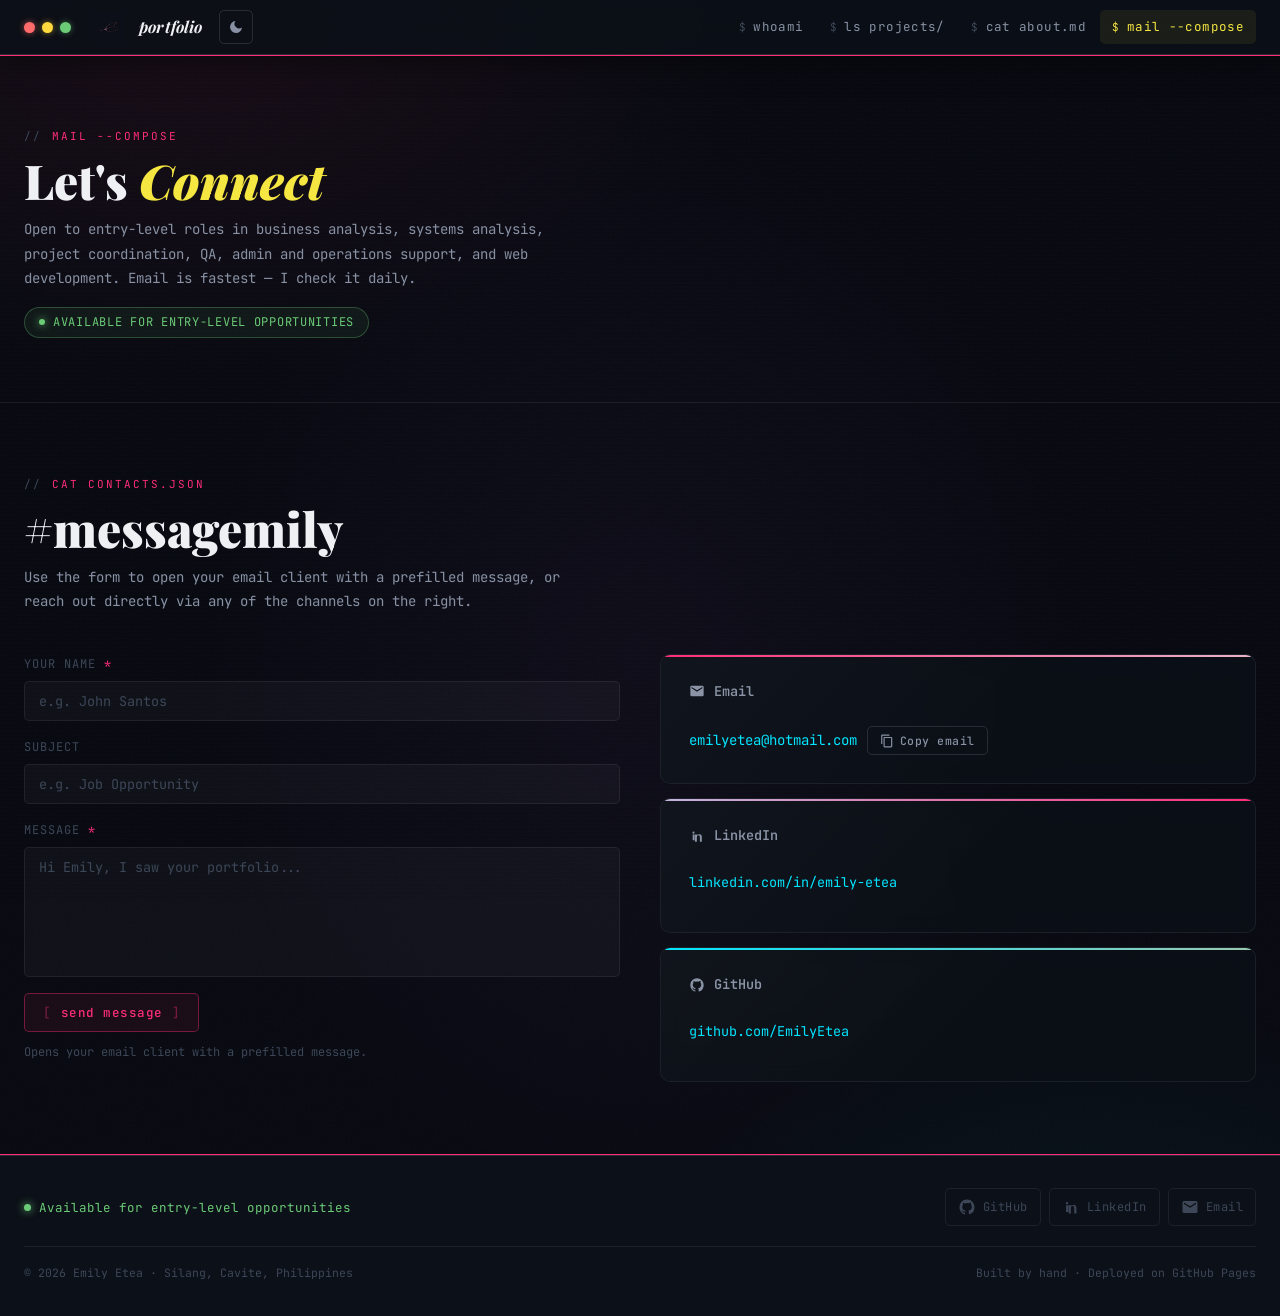
<file: contact.html>
<!DOCTYPE html>
<html lang="en">
<head>
  <meta charset="UTF-8">
  <meta name="viewport" content="width=device-width, initial-scale=1.0">
  <title>Contact — Emily Etea</title>
  <meta name="description" content="Get in touch with Emily Etea — open to entry-level roles in business analysis, project coordination, QA, admin and operations support, and web development.">
  <!-- Open Graph -->
  <meta property="og:type" content="website">
  <meta property="og:url" content="https://emilyetea.github.io/contact.html">
  <meta property="og:title" content="Contact — Emily Etea">
  <meta property="og:description" content="Open to entry-level roles in business analysis, project coordination, QA, admin and operations support, and web development.">
  <meta property="og:image" content="https://emilyetea.github.io/img/thumbnail.png">
  <link rel="icon" href="img/dark.svg" type="image/svg+xml">
  <link rel="stylesheet" href="css/style.css">
  <script>
    (function(){var t=localStorage.getItem('theme');if(!t){t=window.matchMedia('(prefers-color-scheme:dark)').matches?'dark':'light';}document.documentElement.setAttribute('data-theme',t);})();
  </script>
</head>
<body>
<div class="page">

  <header class="site-header">
    <div class="header-inner">
      <div class="term-dots">
        <span class="a"></span><span class="b"></span><span class="c"></span>
      </div>
      <a class="site-brand" href="index.html" aria-label="Emily Etea — home">
        <span class="brand-logo" aria-hidden="true">
          <img src="img/dark.svg" alt="" width="44" height="30" class="brand-logo-img brand-logo-dark">
          <img src="img/light.svg" alt="" width="44" height="30" class="brand-logo-img brand-logo-light">
        </span>
        <span class="brand-wordmark">portfolio</span>
      </a>
      <button class="theme-toggle" id="theme-toggle" aria-label="Switch to light mode" title="Toggle light/dark mode">
        <svg class="icon-moon" viewBox="0 0 24 24" aria-hidden="true"><path d="M21 12.79A9 9 0 1 1 11.21 3a7 7 0 0 0 9.79 9.79z"/></svg>
        <svg class="icon-sun" viewBox="0 0 24 24" aria-hidden="true"><circle cx="12" cy="12" r="5"/><line x1="12" y1="1" x2="12" y2="3"/><line x1="12" y1="21" x2="12" y2="23"/><line x1="4.22" y1="4.22" x2="5.64" y2="5.64"/><line x1="18.36" y1="18.36" x2="19.78" y2="19.78"/><line x1="1" y1="12" x2="3" y2="12"/><line x1="21" y1="12" x2="23" y2="12"/><line x1="4.22" y1="19.78" x2="5.64" y2="18.36"/><line x1="18.36" y1="5.64" x2="19.78" y2="4.22"/></svg>
      </button>
      <button class="nav-toggle" aria-expanded="false" aria-controls="primary-nav">☰ menu</button>
      <nav class="site-nav" id="primary-nav" aria-label="Primary">
        <a href="index.html" data-tooltip="Home">whoami</a>
        <a href="projects.html" data-tooltip="Projects">ls projects/</a>
        <a href="about.html" data-tooltip="About &amp; Skills">cat about.md</a>
        <a href="contact.html" aria-current="page" data-tooltip="Get in touch">mail --compose</a>
      </nav>
    </div>
  </header>

  <!-- PAGE HERO -->
  <section class="section" style="padding-bottom:0">
    <div class="container">
      <div class="section-head">
        <p class="section-eyebrow">mail --compose</p>
        <h1 class="section-title">Let's <span class="accent">Connect</span></h1>
        <p class="section-sub">Open to entry-level roles in business analysis, systems analysis, project coordination, QA, admin and operations support, and web development. Email is fastest — I check it daily.</p>
        <p class="hero-status" style="margin-top:16px;">Available for entry-level opportunities</p>
      </div>
    </div>
  </section>

  <!-- CONTACT -->
  <section class="section">
    <div class="container">
      <div class="section-head">
        <p class="section-eyebrow">cat contacts.json</p>
        <h2 class="section-title">#messagemily</h2>
        <p class="section-sub">Use the form to open your email client with a prefilled message, or reach out directly via any of the channels on the right.</p>
      </div>

      <div class="contact-layout">
        <!-- LEFT: form -->
        <div class="contact-form-wrap">
          <form class="contact-form" id="contact-form" novalidate>
            <div class="form-group">
              <label class="form-label" for="name">Your Name <span class="required">*</span></label>
              <input class="form-input" type="text" id="name" name="name" placeholder="e.g. John Santos" required autocomplete="name">
            </div>
            <div class="form-group">
              <label class="form-label" for="subject">Subject</label>
              <input class="form-input" type="text" id="subject" name="subject" placeholder="e.g. Job Opportunity" autocomplete="off">
            </div>
            <div class="form-group">
              <label class="form-label" for="message">Message <span class="required">*</span></label>
              <textarea class="form-textarea" id="message" name="message" rows="6" placeholder="Hi Emily, I saw your portfolio..." required></textarea>
            </div>
            <div class="btn-row">
              <button type="submit" class="btn btn-primary">send message</button>
            </div>
          </form>
          <p style="font-size:12px;color:var(--text-faint);margin-top:10px;">Opens your email client with a prefilled message.</p>
        </div>

        <!-- RIGHT: contact info -->
        <div class="contact-info">

          <div class="card accent-pink reveal">
            <div class="card-head">
              <p class="card-title">
                <svg viewBox="0 0 24 24" aria-hidden="true"><path d="M20 4H4a2 2 0 0 0-2 2v12a2 2 0 0 0 2 2h16a2 2 0 0 0 2-2V6a2 2 0 0 0-2-2Zm0 4-8 5-8-5V6l8 5 8-5v2Z"/></svg>
                Email
              </p>
            </div>
            <div class="email-row">
              <a href="mailto:emilyetea@hotmail.com" class="email-address">emilyetea@hotmail.com</a>
              <button class="btn btn-copy" id="copy-email-btn" aria-label="Copy email address" data-email="emilyetea@hotmail.com">
                <svg width="14" height="14" viewBox="0 0 24 24" fill="currentColor" aria-hidden="true"><path d="M16 1H4a2 2 0 0 0-2 2v14h2V3h12V1zm3 4H8a2 2 0 0 0-2 2v14a2 2 0 0 0 2 2h11a2 2 0 0 0 2-2V7a2 2 0 0 0-2-2zm0 16H8V7h11v14z"/></svg>
                <span class="copy-label">Copy email</span>
              </button>
            </div>
            <p id="copy-feedback" class="copy-feedback" aria-live="polite" hidden></p>
          </div>

          <div class="card accent-lavender reveal">
            <div class="card-head">
              <p class="card-title">
                <svg viewBox="0 0 24 24" aria-hidden="true"><path d="M6.94 8.5A1.56 1.56 0 1 1 6.94 5.4a1.56 1.56 0 0 1 0 3.1ZM5.5 9.66h2.9v8.84H5.5V9.66Zm4.68 0h2.77v1.21h.04c.39-.73 1.33-1.5 2.74-1.5 2.93 0 3.47 1.93 3.47 4.43v6.7h-2.9v-6.27c0-1.49-.03-3.41-2.08-3.41-2.08 0-2.4 1.62-2.4 3.3v6.38h-2.9V9.66Z"/></svg>
                LinkedIn
              </p>
            </div>
            <p><a href="https://www.linkedin.com/in/emily-etea" target="_blank" rel="noopener">linkedin.com/in/emily-etea</a></p>
          </div>

          <div class="card accent-cyan reveal">
            <div class="card-head">
              <p class="card-title">
                <svg viewBox="0 0 24 24" aria-hidden="true"><path d="M12 2C6.48 2 2 6.58 2 12.23c0 4.5 2.87 8.32 6.84 9.67.5.1.68-.22.68-.49v-1.7c-2.78.62-3.37-1.34-3.37-1.34-.45-1.2-1.11-1.52-1.11-1.52-.9-.63.07-.62.07-.62 1 .07 1.54 1.05 1.54 1.05.9 1.57 2.36 1.12 2.94.86.09-.67.35-1.12.63-1.38-2.22-.26-4.56-1.14-4.56-5.05 0-1.12.38-2.03 1.01-2.75-.1-.26-.44-1.3.1-2.7 0 0 .83-.27 2.75 1.05A9.34 9.34 0 0 1 12 6.8c.84 0 1.69.11 2.48.33 1.92-1.32 2.75-1.05 2.75-1.05.54 1.4.2 2.44.1 2.7.63.72 1.01 1.63 1.01 2.75 0 3.92-2.35 4.79-4.58 5.04.36.32.68.94.68 1.9v2.82c0 .27.18.6.69.49A10.23 10.23 0 0 0 22 12.23C22 6.58 17.52 2 12 2Z"/></svg>
                GitHub
              </p>
            </div>
            <p><a href="https://github.com/EmilyEtea" target="_blank" rel="noopener">github.com/EmilyEtea</a></p>
          </div>

        </div>
      </div>

    </div>
  </section>

  <footer class="site-footer">
    <div class="footer-inner">
      <div><p class="footer-status-row">Available for entry-level opportunities</p></div>
      <div class="footer-links">
        <a class="social-link social-link--labeled" href="https://github.com/EmilyEtea" target="_blank" rel="noopener" aria-label="GitHub" data-tooltip="github.com/EmilyEtea">
          <svg viewBox="0 0 24 24" aria-hidden="true"><path d="M12 2C6.48 2 2 6.58 2 12.23c0 4.5 2.87 8.32 6.84 9.67.5.1.68-.22.68-.49v-1.7c-2.78.62-3.37-1.34-3.37-1.34-.45-1.2-1.11-1.52-1.11-1.52-.9-.63.07-.62.07-.62 1 .07 1.54 1.05 1.54 1.05.9 1.57 2.36 1.12 2.94.86.09-.67.35-1.12.63-1.38-2.22-.26-4.56-1.14-4.56-5.05 0-1.12.38-2.03 1.01-2.75-.1-.26-.44-1.3.1-2.7 0 0 .83-.27 2.75 1.05A9.34 9.34 0 0 1 12 6.8c.84 0 1.69.11 2.48.33 1.92-1.32 2.75-1.05 2.75-1.05.54 1.4.2 2.44.1 2.7.63.72 1.01 1.63 1.01 2.75 0 3.92-2.35 4.79-4.58 5.04.36.32.68.94.68 1.9v2.82c0 .27.18.6.69.49A10.23 10.23 0 0 0 22 12.23C22 6.58 17.52 2 12 2Z"/></svg>
          <span>GitHub</span>
        </a>
        <a class="social-link social-link--labeled" href="https://www.linkedin.com/in/emily-etea" target="_blank" rel="noopener" aria-label="LinkedIn" data-tooltip="linkedin.com/in/emily-etea">
          <svg viewBox="0 0 24 24" aria-hidden="true"><path d="M6.94 8.5A1.56 1.56 0 1 1 6.94 5.4a1.56 1.56 0 0 1 0 3.1ZM5.5 9.66h2.9v8.84H5.5V9.66Zm4.68 0h2.77v1.21h.04c.39-.73 1.33-1.5 2.74-1.5 2.93 0 3.47 1.93 3.47 4.43v6.7h-2.9v-6.27c0-1.49-.03-3.41-2.08-3.41-2.08 0-2.4 1.62-2.4 3.3v6.38h-2.9V9.66Z"/></svg>
          <span>LinkedIn</span>
        </a>
        <a class="social-link social-link--labeled" href="mailto:emilyetea@hotmail.com" aria-label="Email" data-tooltip="emilyetea@hotmail.com">
          <svg viewBox="0 0 24 24" aria-hidden="true"><path d="M20 4H4a2 2 0 0 0-2 2v12a2 2 0 0 0 2 2h16a2 2 0 0 0 2-2V6a2 2 0 0 0-2-2Zm0 4-8 5-8-5V6l8 5 8-5v2Z"/></svg>
          <span>Email</span>
        </a>
      </div>
      <div class="footer-copy">
        <span>© 2026 Emily Etea · Silang, Cavite, Philippines</span>
        <span>Built by hand · Deployed on GitHub Pages</span>
      </div>
    </div>
  </footer>

</div>
<script src="js/script.js"></script>
</body>
</html>
</file>
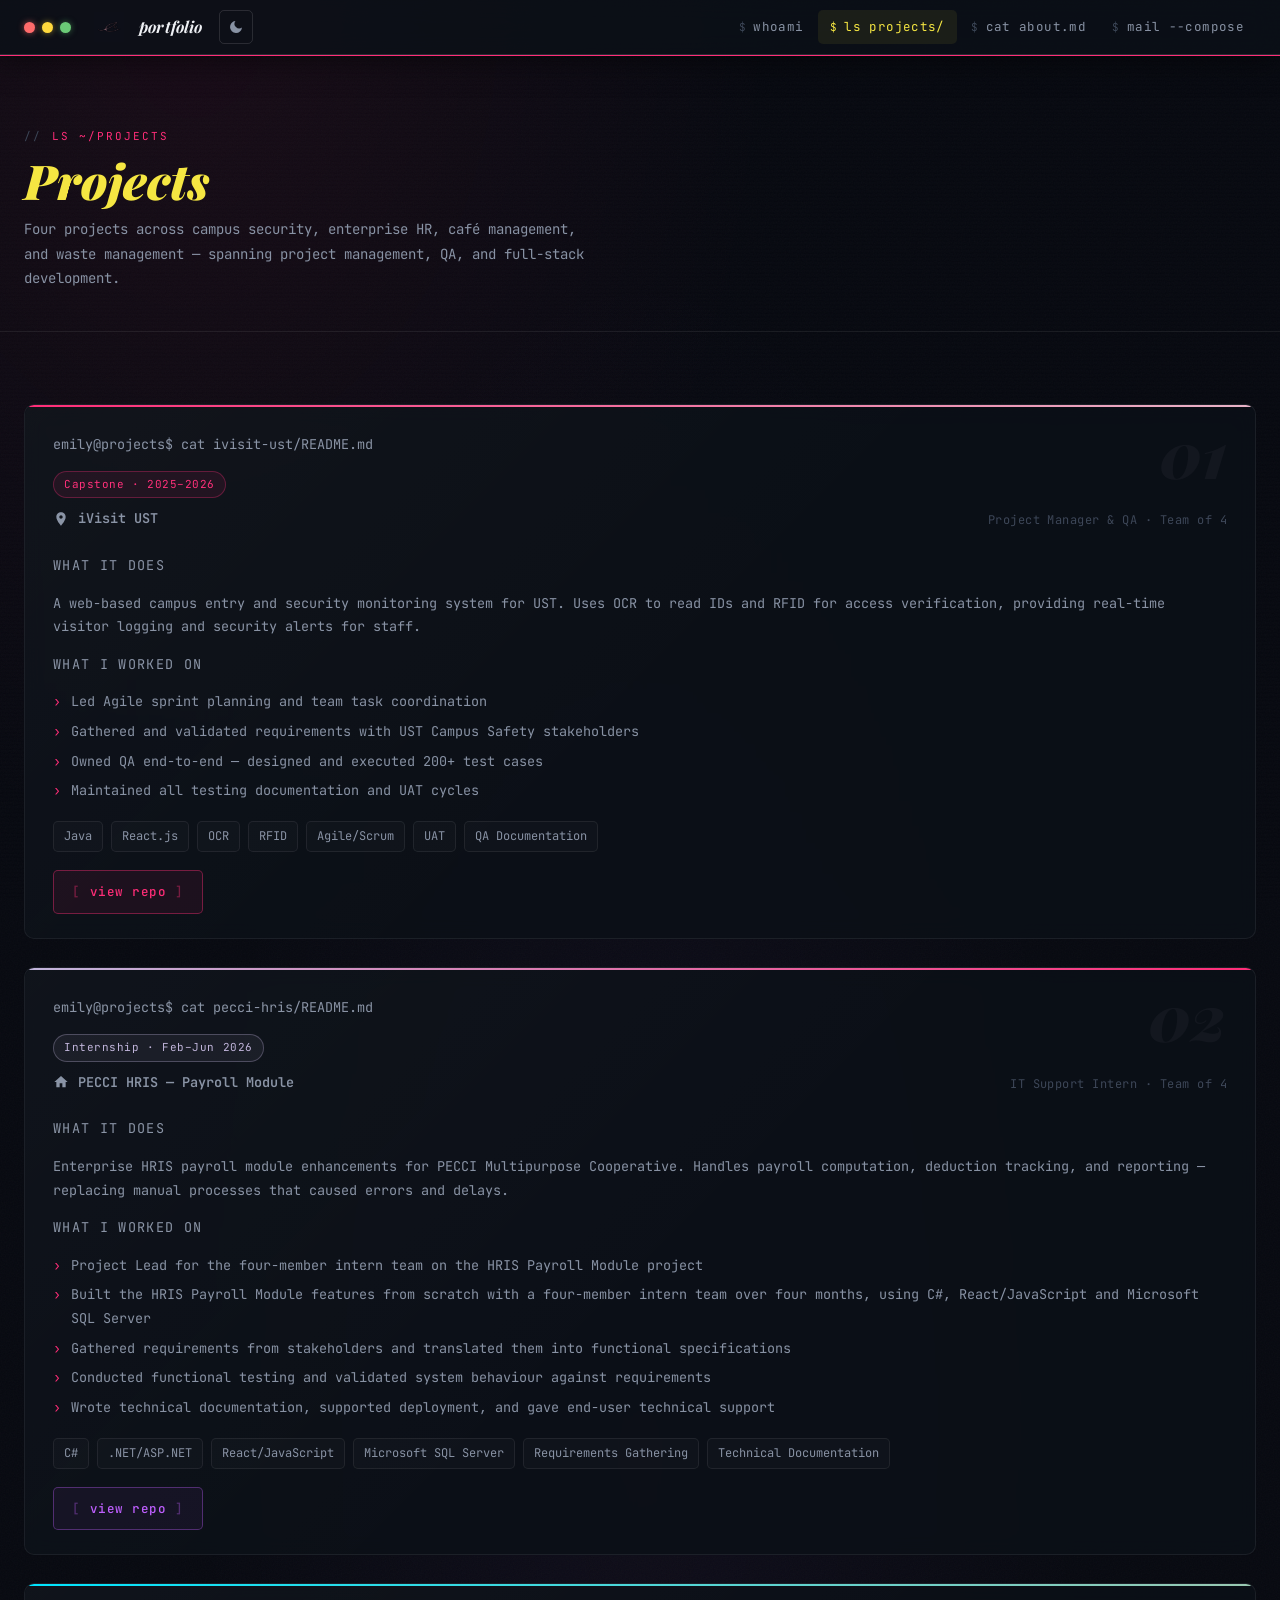
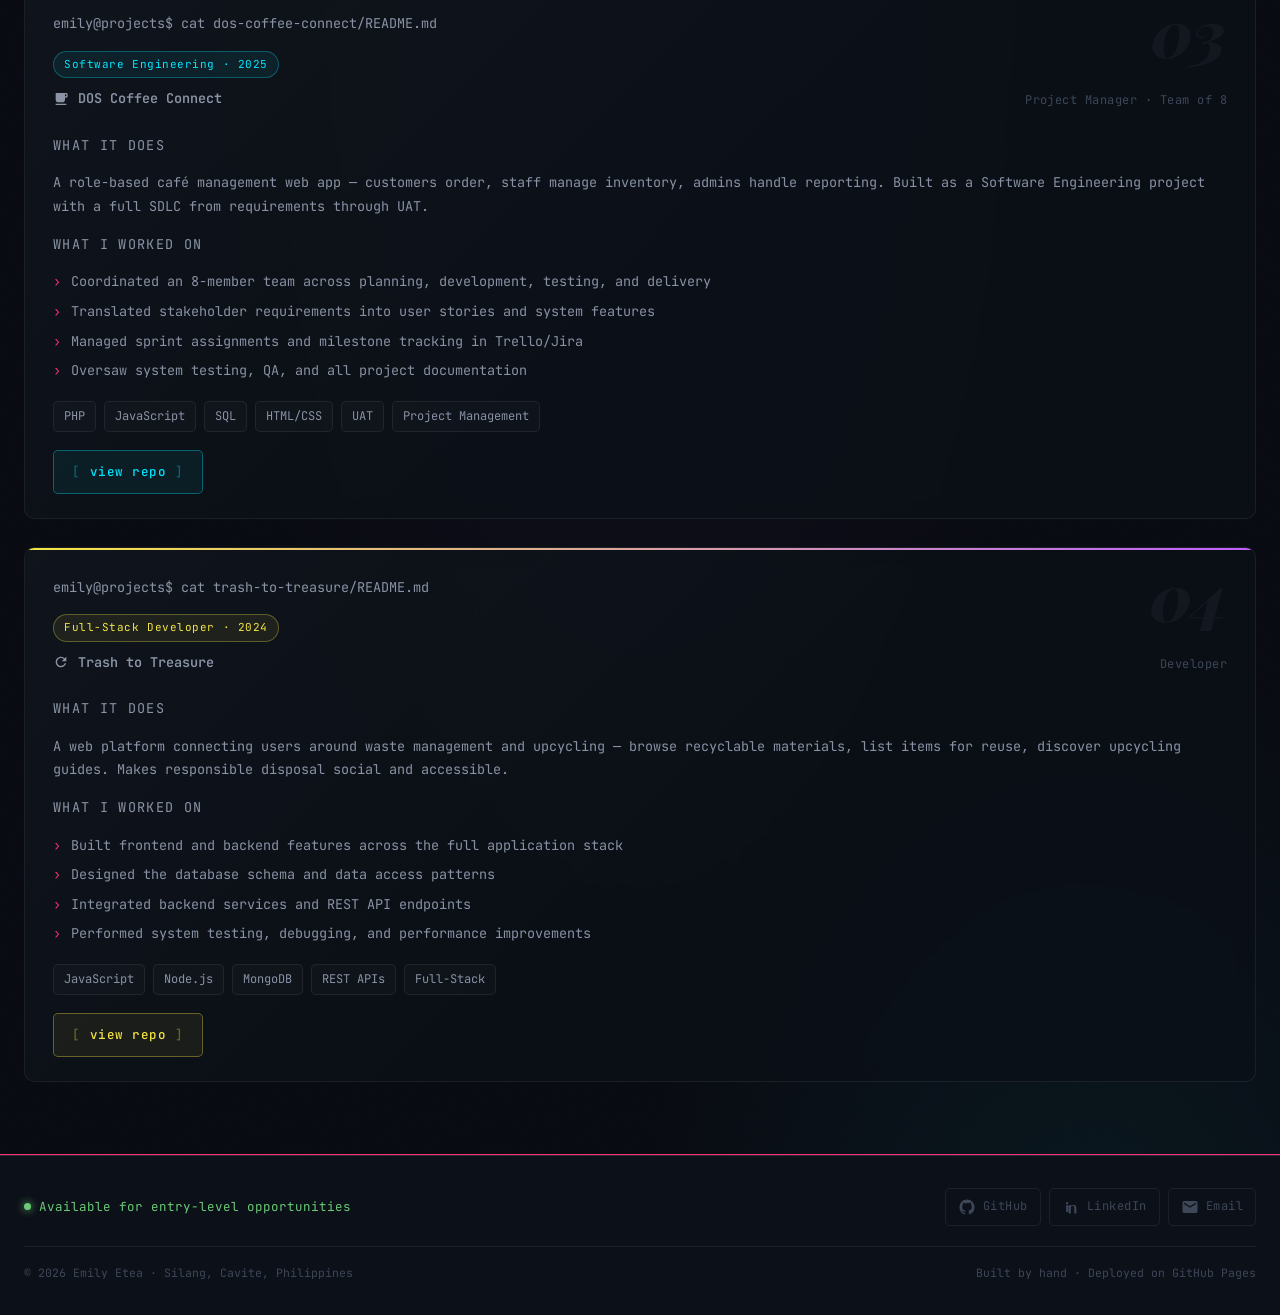
<file: projects.html>
<!DOCTYPE html>
<html lang="en">
<head>
  <meta charset="UTF-8">
  <meta name="viewport" content="width=device-width, initial-scale=1.0">
  <title>Projects — Emily Etea</title>
  <meta name="description" content="Emily Etea's projects — campus security, enterprise HR, café management, and waste management web systems. Project management, QA, and full-stack development.">
  <!-- Open Graph -->
  <meta property="og:type" content="website">
  <meta property="og:url" content="https://emilyetea.github.io/projects.html">
  <meta property="og:title" content="Projects — Emily Etea">
  <meta property="og:description" content="Four projects across campus security, enterprise HR, café management, and waste management. Project management, QA, and full-stack development.">
  <meta property="og:image" content="https://emilyetea.github.io/img/thumbnail.png">
  <link rel="icon" href="img/dark.svg" type="image/svg+xml">
  <link rel="stylesheet" href="css/style.css">
  <script>
    (function(){var t=localStorage.getItem('theme');if(!t){t=window.matchMedia('(prefers-color-scheme:dark)').matches?'dark':'light';}document.documentElement.setAttribute('data-theme',t);})();
  </script>
</head>
<body>
<div class="page">

  <header class="site-header">
    <div class="header-inner">
      <div class="term-dots">
        <span class="a"></span><span class="b"></span><span class="c"></span>
      </div>
      <a class="site-brand" href="index.html" aria-label="Emily Etea — home">
        <span class="brand-logo" aria-hidden="true">
          <img src="img/dark.svg" alt="" width="44" height="30" class="brand-logo-img brand-logo-dark">
          <img src="img/light.svg" alt="" width="44" height="30" class="brand-logo-img brand-logo-light">
        </span>
        <span class="brand-wordmark">portfolio</span>
      </a>
      <button class="theme-toggle" id="theme-toggle" aria-label="Switch to light mode" title="Toggle light/dark mode">
        <svg class="icon-moon" viewBox="0 0 24 24" aria-hidden="true"><path d="M21 12.79A9 9 0 1 1 11.21 3a7 7 0 0 0 9.79 9.79z"/></svg>
        <svg class="icon-sun" viewBox="0 0 24 24" aria-hidden="true"><circle cx="12" cy="12" r="5"/><line x1="12" y1="1" x2="12" y2="3"/><line x1="12" y1="21" x2="12" y2="23"/><line x1="4.22" y1="4.22" x2="5.64" y2="5.64"/><line x1="18.36" y1="18.36" x2="19.78" y2="19.78"/><line x1="1" y1="12" x2="3" y2="12"/><line x1="21" y1="12" x2="23" y2="12"/><line x1="4.22" y1="19.78" x2="5.64" y2="18.36"/><line x1="18.36" y1="5.64" x2="19.78" y2="4.22"/></svg>
      </button>
      <button class="nav-toggle" aria-expanded="false" aria-controls="primary-nav">☰ menu</button>
      <nav class="site-nav" id="primary-nav" aria-label="Primary">
        <a href="index.html" data-tooltip="Home">whoami</a>
        <a href="projects.html" aria-current="page" data-tooltip="Projects">ls projects/</a>
        <a href="about.html" data-tooltip="About &amp; Skills">cat about.md</a>
        <a href="contact.html" data-tooltip="Get in touch">mail --compose</a>
      </nav>
    </div>
  </header>

  <section class="section" style="padding-bottom:0">
    <div class="container">
      <div class="section-head">
        <p class="section-eyebrow">ls ~/projects</p>
        <h1 class="section-title"><span class="accent">Projects</span></h1>
        <p class="section-sub">Four projects across campus security, enterprise HR, café management, and waste management — spanning project management, QA, and full-stack development.</p>
      </div>
    </div>
  </section>

  <section class="section">
    <div class="container">
      <div class="projects-list">

        <!-- PROJECT 01: iVisit UST -->
        <div class="card accent-pink reveal">
          <div class="project-number" aria-hidden="true">01</div>
          <p class="cmd-label">emily@projects$ cat ivisit-ust/README.md</p>
          <span class="pill pill-pink">Capstone · 2025–2026</span>
          <div class="card-head">
            <p class="card-title">
              <svg viewBox="0 0 24 24" aria-hidden="true"><path d="M12 2C8.13 2 5 5.13 5 9c0 5.25 7 13 7 13s7-7.75 7-13c0-3.87-3.13-7-7-7zm0 9.5c-1.38 0-2.5-1.12-2.5-2.5s1.12-2.5 2.5-2.5 2.5 1.12 2.5 2.5-1.12 2.5-2.5 2.5z"/></svg>
              iVisit UST
            </p>
            <span class="card-meta">Project Manager &amp; QA · Team of 4</span>
          </div>
          <p class="project-what">What it does</p>
          <p class="project-desc">A web-based campus entry and security monitoring system for UST. Uses OCR to read IDs and RFID for access verification, providing real-time visitor logging and security alerts for staff.</p>
          <p class="project-what">What I worked on</p>
          <ul class="worked-on">
            <li>Led Agile sprint planning and team task coordination</li>
            <li>Gathered and validated requirements with UST Campus Safety stakeholders</li>
            <li>Owned QA end-to-end — designed and executed 200+ test cases</li>
            <li>Maintained all testing documentation and UAT cycles</li>
          </ul>
          <div class="chips">
            <span class="chip">Java</span>
            <span class="chip">React.js</span>
            <span class="chip">OCR</span>
            <span class="chip">RFID</span>
            <span class="chip">Agile/Scrum</span>
            <span class="chip">UAT</span>
            <span class="chip">QA Documentation</span>
          </div>
          <!-- TODO: add project screenshot to img/ivisit-screenshot.jpg and uncomment the img below -->
          <!-- <img src="img/ivisit-screenshot.jpg" alt="iVisit UST — screenshot of the campus entry dashboard" loading="lazy" class="project-screenshot"> -->
          <div class="btn-row" style="margin-top:18px">
            <!-- TODO: replace href with the actual iVisit UST repository URL -->
            <a class="btn btn-primary" href="https://github.com/EmilyEtea" target="_blank" rel="noopener">view repo</a>
            <!-- TODO: add live demo link if available: <a class="btn btn-cyan" href="LIVE_URL" target="_blank" rel="noopener">live demo</a> -->
          </div>
        </div>

        <!-- PROJECT 02: PECCI HRIS -->
        <div class="card accent-lavender reveal">
          <div class="project-number" aria-hidden="true">02</div>
          <p class="cmd-label">emily@projects$ cat pecci-hris/README.md</p>
          <span class="pill pill-lavender">Internship · Feb–Jun 2026</span>
          <div class="card-head">
            <p class="card-title">
              <svg viewBox="0 0 24 24" aria-hidden="true"><path d="M10 20v-6h4v6h5v-8h3L12 3 2 12h3v8z"/></svg>
              PECCI HRIS — Payroll Module
            </p>
            <span class="card-meta">IT Support Intern · Team of 4</span>
          </div>
          <p class="project-what">What it does</p>
          <p class="project-desc">Enterprise HRIS payroll module enhancements for PECCI Multipurpose Cooperative. Handles payroll computation, deduction tracking, and reporting — replacing manual processes that caused errors and delays.</p>
          <p class="project-what">What I worked on</p>
          <ul class="worked-on">
            <li>Project Lead for the four-member intern team on the HRIS Payroll Module project</li>
            <li>Built the HRIS Payroll Module features from scratch with a four-member intern team over four months, using C#, React/JavaScript and Microsoft SQL Server</li>
            <li>Gathered requirements from stakeholders and translated them into functional specifications</li>
            <li>Conducted functional testing and validated system behaviour against requirements</li>
            <li>Wrote technical documentation, supported deployment, and gave end-user technical support</li>
          </ul>
          <div class="chips">
            <span class="chip">C#</span>
            <span class="chip">.NET/ASP.NET</span>
            <span class="chip">React/JavaScript</span>
            <span class="chip">Microsoft SQL Server</span>
            <span class="chip">Requirements Gathering</span>
            <span class="chip">Technical Documentation</span>
          </div>
          <!-- TODO: add project screenshot to img/pecci-screenshot.jpg and uncomment the img below -->
          <!-- <img src="img/pecci-screenshot.jpg" alt="PECCI HRIS Payroll Module — screenshot" loading="lazy" class="project-screenshot"> -->
          <div class="btn-row" style="margin-top:18px">
            <!-- TODO: replace href with the actual PECCI HRIS repository URL if publicly available -->
            <a class="btn btn-lavender" href="https://github.com/EmilyEtea" target="_blank" rel="noopener">view repo</a>
          </div>
        </div>

        <!-- PROJECT 03: DOS Coffee Connect -->
        <div class="card accent-cyan reveal">
          <div class="project-number" aria-hidden="true">03</div>
          <p class="cmd-label">emily@projects$ cat dos-coffee-connect/README.md</p>
          <span class="pill pill-cyan">Software Engineering · 2025</span>
          <div class="card-head">
            <p class="card-title">
              <svg viewBox="0 0 24 24" aria-hidden="true"><path d="M20 3H4v10c0 2.21 1.79 4 4 4h6c2.21 0 4-1.79 4-4v-3h2c1.11 0 2-.89 2-2V5c0-1.11-.89-2-2-2zm0 5h-2V5h2v3zM4 19h16v2H4z"/></svg>
              DOS Coffee Connect
            </p>
            <span class="card-meta">Project Manager · Team of 8</span>
          </div>
          <p class="project-what">What it does</p>
          <p class="project-desc">A role-based café management web app — customers order, staff manage inventory, admins handle reporting. Built as a Software Engineering project with a full SDLC from requirements through UAT.</p>
          <p class="project-what">What I worked on</p>
          <ul class="worked-on">
            <li>Coordinated an 8-member team across planning, development, testing, and delivery</li>
            <li>Translated stakeholder requirements into user stories and system features</li>
            <li>Managed sprint assignments and milestone tracking in Trello/Jira</li>
            <li>Oversaw system testing, QA, and all project documentation</li>
          </ul>
          <div class="chips">
            <span class="chip">PHP</span>
            <span class="chip">JavaScript</span>
            <span class="chip">SQL</span>
            <span class="chip">HTML/CSS</span>
            <span class="chip">UAT</span>
            <span class="chip">Project Management</span>
          </div>
          <!-- TODO: add project screenshot to img/dos-screenshot.jpg and uncomment the img below -->
          <!-- <img src="img/dos-screenshot.jpg" alt="DOS Coffee Connect — screenshot of the café management dashboard" loading="lazy" class="project-screenshot"> -->
          <div class="btn-row" style="margin-top:18px">
            <!-- TODO: replace href with the actual DOS Coffee Connect repository URL -->
            <a class="btn btn-cyan" href="https://github.com/EmilyEtea" target="_blank" rel="noopener">view repo</a>
            <!-- TODO: add live demo link if available: <a class="btn btn-primary" href="LIVE_URL" target="_blank" rel="noopener">live demo</a> -->
          </div>
        </div>

        <!-- PROJECT 04: Trash to Treasure -->
        <div class="card accent-yellow reveal">
          <div class="project-number" aria-hidden="true">04</div>
          <p class="cmd-label">emily@projects$ cat trash-to-treasure/README.md</p>
          <span class="pill pill-yellow">Full-Stack Developer · 2024</span>
          <div class="card-head">
            <p class="card-title">
              <svg viewBox="0 0 24 24" aria-hidden="true"><path d="M17.65 6.35A7.958 7.958 0 0 0 12 4c-4.42 0-7.99 3.58-7.99 8s3.57 8 7.99 8c3.73 0 6.84-2.55 7.73-6h-2.08A5.99 5.99 0 0 1 12 18c-3.31 0-6-2.69-6-6s2.69-6 6-6c1.66 0 3.14.69 4.22 1.78L13 11h7V4l-2.35 2.35z"/></svg>
              Trash to Treasure
            </p>
            <span class="card-meta">Developer</span>
          </div>
          <p class="project-what">What it does</p>
          <p class="project-desc">A web platform connecting users around waste management and upcycling — browse recyclable materials, list items for reuse, discover upcycling guides. Makes responsible disposal social and accessible.</p>
          <p class="project-what">What I worked on</p>
          <ul class="worked-on">
            <li>Built frontend and backend features across the full application stack</li>
            <li>Designed the database schema and data access patterns</li>
            <li>Integrated backend services and REST API endpoints</li>
            <li>Performed system testing, debugging, and performance improvements</li>
          </ul>
          <div class="chips">
            <span class="chip">JavaScript</span>
            <span class="chip">Node.js</span>
            <span class="chip">MongoDB</span>
            <span class="chip">REST APIs</span>
            <span class="chip">Full-Stack</span>
          </div>
          <!-- TODO: add project screenshot to img/trash-screenshot.jpg and uncomment the img below -->
          <!-- <img src="img/trash-screenshot.jpg" alt="Trash to Treasure — screenshot of the upcycling platform" loading="lazy" class="project-screenshot"> -->
          <div class="btn-row" style="margin-top:18px">
            <!-- TODO: replace href with the actual Trash to Treasure repository URL -->
            <a class="btn btn-yellow" href="https://github.com/EmilyEtea" target="_blank" rel="noopener">view repo</a>
            <!-- TODO: add live demo link if available: <a class="btn btn-cyan" href="LIVE_URL" target="_blank" rel="noopener">live demo</a> -->
          </div>
        </div>

      </div>
    </div>
  </section>

  <footer class="site-footer">
    <div class="footer-inner">
      <div><p class="footer-status-row">Available for entry-level opportunities</p></div>
      <div class="footer-links">
        <a class="social-link social-link--labeled" href="https://github.com/EmilyEtea" target="_blank" rel="noopener" aria-label="GitHub" data-tooltip="github.com/EmilyEtea">
          <svg viewBox="0 0 24 24" aria-hidden="true"><path d="M12 2C6.48 2 2 6.58 2 12.23c0 4.5 2.87 8.32 6.84 9.67.5.1.68-.22.68-.49v-1.7c-2.78.62-3.37-1.34-3.37-1.34-.45-1.2-1.11-1.52-1.11-1.52-.9-.63.07-.62.07-.62 1 .07 1.54 1.05 1.54 1.05.9 1.57 2.36 1.12 2.94.86.09-.67.35-1.12.63-1.38-2.22-.26-4.56-1.14-4.56-5.05 0-1.12.38-2.03 1.01-2.75-.1-.26-.44-1.3.1-2.7 0 0 .83-.27 2.75 1.05A9.34 9.34 0 0 1 12 6.8c.84 0 1.69.11 2.48.33 1.92-1.32 2.75-1.05 2.75-1.05.54 1.4.2 2.44.1 2.7.63.72 1.01 1.63 1.01 2.75 0 3.92-2.35 4.79-4.58 5.04.36.32.68.94.68 1.9v2.82c0 .27.18.6.69.49A10.23 10.23 0 0 0 22 12.23C22 6.58 17.52 2 12 2Z"/></svg>
          <span>GitHub</span>
        </a>
        <a class="social-link social-link--labeled" href="https://www.linkedin.com/in/emily-etea" target="_blank" rel="noopener" aria-label="LinkedIn" data-tooltip="linkedin.com/in/emily-etea">
          <svg viewBox="0 0 24 24" aria-hidden="true"><path d="M6.94 8.5A1.56 1.56 0 1 1 6.94 5.4a1.56 1.56 0 0 1 0 3.1ZM5.5 9.66h2.9v8.84H5.5V9.66Zm4.68 0h2.77v1.21h.04c.39-.73 1.33-1.5 2.74-1.5 2.93 0 3.47 1.93 3.47 4.43v6.7h-2.9v-6.27c0-1.49-.03-3.41-2.08-3.41-2.08 0-2.4 1.62-2.4 3.3v6.38h-2.9V9.66Z"/></svg>
          <span>LinkedIn</span>
        </a>
        <a class="social-link social-link--labeled" href="mailto:emilyetea@hotmail.com" aria-label="Email" data-tooltip="emilyetea@hotmail.com">
          <svg viewBox="0 0 24 24" aria-hidden="true"><path d="M20 4H4a2 2 0 0 0-2 2v12a2 2 0 0 0 2 2h16a2 2 0 0 0 2-2V6a2 2 0 0 0-2-2Zm0 4-8 5-8-5V6l8 5 8-5v2Z"/></svg>
          <span>Email</span>
        </a>
      </div>
      <div class="footer-copy">
        <span>© 2026 Emily Etea · Silang, Cavite, Philippines</span>
        <span>Built by hand · Deployed on GitHub Pages</span>
      </div>
    </div>
  </footer>

</div>
<script src="js/script.js"></script>
</body>
</html>
</file>
<file: css/style.css>
/* ==========================================================================
   Emily Etea — portfolio  v3
   Theme: Cyberpunk · Newspaper · Fantasy
   Full-width, mobile-first, rich interactions.
   ========================================================================== */

@import url('https://fonts.googleapis.com/css2?family=JetBrains+Mono:ital,wght@0,300;0,400;0,500;0,600;0,700;1,400&family=Playfair+Display:ital,wght@0,700;0,900;1,700&display=swap');

/* ── tokens ────────────────────────────────────────────────────────────── */
:root {
  /* bg stack */
  --bg:        #06080f;
  --bg-2:      #0c1018;
  --bg-3:      #111827;
  --bg-glass:  rgba(12,16,24,0.82);

  /* borders */
  --border:       rgba(255,255,255,0.07);
  --border-mid:   rgba(255,255,255,0.12);
  --border-bright:rgba(255,255,255,0.22);

  /* text */
  --text:       #eef0f4;
  --text-muted: #8892a4;
  --text-faint: #3d4758;

  /* CYBERPUNK accent — electric pink / cyan / acid yellow */
  --cp-pink:    #ff2d78;
  --cp-cyan:    #00e5ff;
  --cp-yellow:  #f5e642;
  --cp-purple:  #bf5fff;

  /* NEWSPAPER tones — ink / sepia / cream */
  --np-ink:     #1a1a2e;
  --np-cream:   #f0e6c8;
  --np-sepia:   #a0896c;

  /* FANTASY — rose / mint / lavender (from original palette, kept) */
  --fx-rose:    #e8b4c8;
  --fx-mint:    #9bc9b2;
  --fx-lavender:#c1b5dc;

  /* glow helpers */
  --glow-pink:  rgba(255,45,120,0.35);
  --glow-cyan:  rgba(0,229,255,0.28);
  --glow-yellow:rgba(245,230,66,0.22);
  --glow-purple:rgba(191,95,255,0.25);

  /* type */
  --mono:    'JetBrains Mono', ui-monospace, Menlo, Consolas, monospace;
  --display: 'Playfair Display', Georgia, serif;

  /* layout */
  --radius:    5px;
  --radius-lg: 10px;
  --ease: cubic-bezier(0.4,0,0.2,1);
  --t:    200ms;
  --t-slow: 380ms;
}

/* ── reset ─────────────────────────────────────────────────────────────── */
*,*::before,*::after { box-sizing: border-box; margin:0; padding:0; }
html { scroll-behavior: smooth; -webkit-text-size-adjust:100%; }

body {
  background: var(--bg);
  color: var(--text);
  font-family: var(--mono);
  font-size: 14.5px;
  line-height: 1.75;
  -webkit-font-smoothing: antialiased;
  overflow-x: hidden;

  /* layered bg: noise grain + dual radial glows */
  background-image:
    url("data:image/svg+xml,%3Csvg xmlns='http://www.w3.org/2000/svg' width='200' height='200'%3E%3Cfilter id='n'%3E%3CfeTurbulence type='fractalNoise' baseFrequency='0.75' numOctaves='4' stitchTiles='stitch'/%3E%3C/filter%3E%3Crect width='200' height='200' filter='url(%23n)' opacity='0.03'/%3E%3C/svg%3E"),
    radial-gradient(ellipse 70% 45% at 15% 0%,   rgba(255,45,120,0.07)  0%, transparent 65%),
    radial-gradient(ellipse 60% 40% at 85% 100%,  rgba(0,229,255,0.06)   0%, transparent 60%),
    radial-gradient(ellipse 50% 60% at 50% 50%,   rgba(191,95,255,0.04)  0%, transparent 70%);
}

::selection { background: rgba(255,45,120,0.25); color: var(--cp-pink); }

/* ── scrollbar ─────────────────────────────────────────────────────────── */
::-webkit-scrollbar { width:5px; }
::-webkit-scrollbar-track { background: var(--bg); }
::-webkit-scrollbar-thumb { background: rgba(255,45,120,0.3); border-radius:99px; }
::-webkit-scrollbar-thumb:hover { background: var(--cp-pink); }

/* ── links ─────────────────────────────────────────────────────────────── */
a {
  color: var(--cp-cyan);
  text-decoration: none;
  transition: color var(--t) var(--ease);
}
a:hover { color: #fff; }
a:focus-visible {
  outline: 1.5px dashed var(--cp-yellow);
  outline-offset: 3px;
  border-radius: 2px;
}

/* ══════════════════════════════════════════════════════════════════════════
   LAYOUT — full-width, no inner wrapper cap
   ════════════════════════════════════════════════════════════════════════ */

/* ── header / titlebar ─────────────────────────────────────────────────── */
.site-header {
  position: sticky;
  top: 0;
  z-index: 100;
  background: var(--bg-glass);
  backdrop-filter: blur(18px);
  -webkit-backdrop-filter: blur(18px);
  border-bottom: 1px solid var(--border-mid);
  /* scanline top accent */
  box-shadow: 0 1px 0 var(--cp-pink), 0 4px 32px rgba(0,0,0,0.5);
}

.header-inner {
  max-width: 1280px;
  margin: 0 auto;
  padding: 0 24px;
  display: flex;
  align-items: center;
  gap: 16px;
  height: 54px;
}

/* terminal dots */
.term-dots {
  display: flex;
  gap: 7px;
  align-items: center;
  flex-shrink: 0;
}
.term-dots span {
  width: 11px; height: 11px;
  border-radius: 50%;
  display: block;
  cursor: pointer;
  transition: filter var(--t) var(--ease), transform var(--t) var(--ease), box-shadow var(--t) var(--ease);
}
.term-dots span:hover {
  filter: brightness(1.4) saturate(1.3);
  transform: scale(1.2);
}
.term-dots .a { background:#ff6b6b; box-shadow: 0 0 6px rgba(255,107,107,0.6); }
.term-dots .b { background:#ffd93d; box-shadow: 0 0 6px rgba(255,217,61,0.5); }
.term-dots .c { background:#6bcb77; box-shadow: 0 0 6px rgba(107,203,119,0.5); }

/* "blink" animation on red dot click */
.term-dots .a.blink { animation: dot-blink 0.3s steps(1) 2; }
@keyframes dot-blink { 50% { opacity:0; } }

/* site brand */
.site-brand {
  font-family: var(--display);
  font-size: 17px;
  font-weight: 700;
  font-style: italic;
  color: var(--text);
  letter-spacing: 0.01em;
  border: none !important;
  white-space: nowrap;
  transition: color var(--t) var(--ease);
}
.site-brand:hover { color: var(--cp-yellow); }

/* primary nav */
.site-nav {
  display: flex;
  gap: 2px;
  flex-wrap: wrap;
  margin-left: auto;
}
.site-nav a {
  color: var(--text-muted);
  padding: 6px 12px;
  border-radius: var(--radius);
  font-size: 12.5px;
  letter-spacing: 0.03em;
  position: relative;
  transition: color var(--t) var(--ease), background var(--t) var(--ease);
}
.site-nav a::before {
  content: "$ ";
  color: var(--text-faint);
  font-size: 11px;
  transition: color var(--t) var(--ease);
}
.site-nav a:hover,
.site-nav a[aria-current="page"] {
  color: var(--cp-cyan);
  background: rgba(0,229,255,0.06);
}
.site-nav a:hover::before,
.site-nav a[aria-current="page"]::before {
  color: var(--cp-cyan);
}
.site-nav a[aria-current="page"] {
  color: var(--cp-yellow);
  background: rgba(245,230,66,0.07);
}
.site-nav a[aria-current="page"]::before { color: var(--cp-yellow); }

/* hamburger for mobile */
.nav-toggle {
  display: none;
  background: none;
  border: 1px solid var(--border-mid);
  border-radius: var(--radius);
  color: var(--text-muted);
  padding: 6px 10px;
  cursor: pointer;
  font-family: var(--mono);
  font-size: 14px;
  margin-left: auto;
  transition: color var(--t), border-color var(--t);
}
.nav-toggle:hover { color: var(--cp-cyan); border-color: var(--cp-cyan); }
.nav-toggle[aria-expanded="true"] + .site-nav { display: flex; }

/* ── scanline overlay (decorative) ─────────────────────────────────────── */
body::before {
  content: '';
  position: fixed;
  inset: 0;
  background: repeating-linear-gradient(
    0deg,
    transparent,
    transparent 2px,
    rgba(0,0,0,0.03) 2px,
    rgba(0,0,0,0.03) 4px
  );
  pointer-events: none;
  z-index: 0;
}

/* ── page wrapper ──────────────────────────────────────────────────────── */
.page {
  position: relative;
  z-index: 1;
}

/* ── section container ─────────────────────────────────────────────────── */
.container {
  max-width: 1280px;
  margin: 0 auto;
  padding: 0 24px;
}

.section {
  padding: 72px 0;
  border-bottom: 1px solid var(--border);
}
.section:last-child { border-bottom: none; }

/* ── section header ────────────────────────────────────────────────────── */
.section-head {
  margin-bottom: 40px;
}
.section-eyebrow {
  font-size: 11px;
  letter-spacing: 0.18em;
  text-transform: uppercase;
  color: var(--cp-pink);
  display: flex;
  align-items: center;
  gap: 10px;
  margin-bottom: 8px;
}
.section-eyebrow::before { content: '//'; color: var(--text-faint); }
.section-title {
  font-family: var(--display);
  font-size: clamp(28px, 4vw, 48px);
  font-weight: 900;
  line-height: 1.1;
  color: var(--text);
  /* newspaper-style slant on special headings */
}
.section-title .accent { color: var(--cp-yellow); font-style: italic; }
.section-sub {
  color: var(--text-muted);
  margin-top: 10px;
  max-width: 560px;
  font-size: 14px;
}

/* cmd prompt label */
.cmd-label {
  font-size: 12.5px;
  color: var(--text-faint);
  margin-bottom: 20px;
  display: flex;
  align-items: center;
  gap: 0;
  flex-wrap: wrap;
}
.cmd-label .prompt { color: var(--cp-pink); font-weight: 600; }
.cmd-label .sep    { color: var(--text-faint); }
.cmd-label .path   { color: var(--fx-lavender); }
.cmd-label .dollar { color: var(--text-faint); margin: 0 8px; }
.cmd-label .command{ color: var(--text); }

/* ── fade-in on scroll ─────────────────────────────────────────────────── */
.reveal {
  opacity: 0;
  transform: translateY(18px);
  transition: opacity 480ms var(--ease), transform 480ms var(--ease);
}
.reveal.is-visible { opacity:1; transform:translateY(0); }
@media (prefers-reduced-motion:reduce) {
  .reveal { opacity:1; transform:none; transition:none; }
}

/* ══════════════════════════════════════════════════════════════════════════
   HERO
   ════════════════════════════════════════════════════════════════════════ */
.hero {
  min-height: calc(100vh - 54px);
  display: flex;
  align-items: center;
  position: relative;
  overflow: hidden;
  padding: 80px 0;
}

/* animated grid lines behind hero */
.hero::before {
  content: '';
  position: absolute;
  inset: 0;
  background-image:
    linear-gradient(rgba(255,45,120,0.04) 1px, transparent 1px),
    linear-gradient(90deg, rgba(255,45,120,0.04) 1px, transparent 1px);
  background-size: 48px 48px;
  animation: grid-drift 20s linear infinite;
}
@keyframes grid-drift { to { background-position: 48px 48px; } }
@media (prefers-reduced-motion:reduce) { .hero::before { animation:none; } }

.hero-inner {
  position: relative;
  z-index: 1;
  width: 100%;
  max-width: 1280px;
  margin: 0 auto;
  padding: 0 24px;
  display: grid;
  grid-template-columns: auto 1fr;
  gap: 52px;
  align-items: center;
}

.hero-status {
  display: inline-flex;
  align-items: center;
  gap: 8px;
  font-size: 12px;
  color: #6bcb77;
  border: 1px solid rgba(107,203,119,0.3);
  border-radius: 99px;
  padding: 4px 14px;
  margin-bottom: 24px;
  background: rgba(107,203,119,0.07);
  letter-spacing: 0.06em;
  text-transform: uppercase;
}
.hero-status::before {
  content:'';
  width:6px; height:6px;
  border-radius:50%;
  background:#6bcb77;
  box-shadow: 0 0 8px #6bcb77;
  animation: pulse 2s ease infinite;
}
@keyframes pulse { 0%,100%{opacity:1} 50%{opacity:0.3} }
@media (prefers-reduced-motion:reduce) { .hero-status::before { animation:none; } }

.hero-name {
  font-family: var(--display);
  font-size: clamp(42px, 7vw, 88px);
  font-weight: 900;
  line-height: 0.95;
  color: var(--text);
  margin-bottom: 16px;
  /* glitch-ready — JS adds .glitch class on hover */
}
.hero-name .line1 { display: block; }
.hero-name .line2 {
  display: block;
  font-style: italic;
  /* newspaper ink effect */
  background: linear-gradient(135deg, var(--cp-yellow) 0%, var(--cp-pink) 50%, var(--fx-lavender) 100%);
  -webkit-background-clip: text;
  -webkit-text-fill-color: transparent;
  background-clip: text;
}

/* glitch effect */
.hero-name.glitching .line1 {
  animation: glitch-text 0.3s steps(2) forwards;
}
@keyframes glitch-text {
  0%  { text-shadow: 2px 0 var(--cp-pink), -2px 0 var(--cp-cyan); clip-path: inset(0 0 80% 0); }
  25% { text-shadow: -3px 0 var(--cp-cyan), 3px 0 var(--cp-pink); clip-path: inset(20% 0 50% 0); }
  50% { text-shadow: 2px 0 var(--cp-yellow), -2px 0 var(--cp-purple); clip-path: inset(50% 0 20% 0); }
  75% { text-shadow: -2px 0 var(--cp-pink), 2px 0 var(--cp-cyan); clip-path: inset(80% 0 0 0); }
  100%{ text-shadow: none; clip-path: none; }
}

.hero-role {
  font-size: 13.5px;
  color: var(--text-muted);
  letter-spacing: 0.08em;
  text-transform: uppercase;
  margin-bottom: 24px;
  display: flex;
  align-items: center;
  gap: 10px;
}
.hero-role::before {
  content: '';
  width: 32px; height: 1px;
  background: linear-gradient(90deg, var(--cp-pink), transparent);
}

.hero-bio {
  font-size: 16px;
  line-height: 1.8;
  color: var(--text-muted);
  max-width: 560px;
  margin-bottom: 32px;
}
.hero-bio strong { color: var(--text); font-weight: 500; }

/* side accent — decorative terminal block */
.hero-terminal {
  font-size: 12px;
  line-height: 1.9;
  color: var(--text-faint);
  border: 1px solid var(--border-mid);
  border-radius: var(--radius-lg);
  padding: 20px 24px;
  background: var(--bg-glass);
  backdrop-filter: blur(12px);
  min-width: 240px;
  box-shadow: 0 0 0 1px rgba(255,45,120,0.08) inset,
              0 8px 32px rgba(0,0,0,0.5);
}
.hero-terminal .ht-line { margin-bottom: 4px; }
.hero-terminal .ht-key   { color: var(--fx-lavender); }
.hero-terminal .ht-val   { color: var(--text); }
.hero-terminal .ht-green { color: #6bcb77; }
.hero-terminal .ht-pink  { color: var(--cp-pink); }
.hero-terminal .ht-cyan  { color: var(--cp-cyan); }
.hero-terminal .ht-yellow{ color: var(--cp-yellow); }

/* ── cursor ─────────────────────────────────────────────────────────────── */
.cursor {
  display: inline-block;
  width: 10px; height: 1em;
  background: var(--cp-pink);
  vertical-align: text-bottom;
  margin-left: 3px;
  border-radius: 1px;
  animation: blink 1.1s steps(1) infinite;
  box-shadow: 0 0 10px var(--glow-pink);
}
@keyframes blink { 50%{opacity:0;} }
@media (prefers-reduced-motion:reduce) { .cursor { animation:none; } }

/* ══════════════════════════════════════════════════════════════════════════
   BUTTONS
   ════════════════════════════════════════════════════════════════════════ */
.btn-row { display:flex; flex-wrap:wrap; gap:12px; }

.btn {
  display: inline-flex;
  align-items: center;
  gap: 8px;
  font-family: var(--mono);
  font-size: 12.5px;
  font-weight: 500;
  letter-spacing: 0.04em;
  padding: 10px 18px;
  border-radius: var(--radius);
  border: 1px solid var(--border-mid);
  background: transparent;
  color: var(--text-muted);
  cursor: pointer;
  position: relative;
  overflow: hidden;
  transition:
    color var(--t) var(--ease),
    border-color var(--t) var(--ease),
    background var(--t) var(--ease),
    box-shadow var(--t) var(--ease),
    transform var(--t) var(--ease);
}
/* bracket decoration */
.btn::before { content: '['; color: var(--text-faint); margin-right: 1px; }
.btn::after  { content: ']'; color: var(--text-faint); margin-left:  1px; }

/* hover lift */
.btn:hover {
  color: var(--text);
  border-color: var(--border-bright);
  background: rgba(255,255,255,0.04);
  transform: translateY(-2px);
  box-shadow: 0 6px 24px rgba(0,0,0,0.4);
}
/* click press */
.btn:active { transform: translateY(0) scale(0.98); }

/* variant: pink primary */
.btn-primary {
  color: var(--cp-pink);
  border-color: rgba(255,45,120,0.4);
  background: rgba(255,45,120,0.07);
}
.btn-primary::before,
.btn-primary::after { color: rgba(255,45,120,0.4); }
.btn-primary:hover {
  color: #fff;
  border-color: var(--cp-pink);
  background: rgba(255,45,120,0.15);
  box-shadow: 0 6px 28px var(--glow-pink);
}

/* variant: cyan */
.btn-cyan {
  color: var(--cp-cyan);
  border-color: rgba(0,229,255,0.35);
  background: rgba(0,229,255,0.06);
}
.btn-cyan::before,
.btn-cyan::after { color: rgba(0,229,255,0.35); }
.btn-cyan:hover {
  color: #fff;
  border-color: var(--cp-cyan);
  background: rgba(0,229,255,0.12);
  box-shadow: 0 6px 28px var(--glow-cyan);
}

/* variant: lavender */
.btn-lavender {
  color: var(--cp-purple);
  border-color: rgba(191,95,255,0.35);
  background: rgba(191,95,255,0.06);
}
.btn-lavender::before,
.btn-lavender::after { color: rgba(191,95,255,0.35); }
.btn-lavender:hover {
  background: rgba(191,95,255,0.14);
  color: #fff;
  border-color: var(--cp-purple);
  box-shadow: 0 6px 28px var(--glow-purple);
}

/* variant: yellow */
.btn-yellow {
  color: var(--cp-yellow);
  border-color: rgba(245,230,66,0.35);
  background: rgba(245,230,66,0.06);
}
.btn-yellow::before,
.btn-yellow::after { color: rgba(245,230,66,0.35); }
.btn-yellow:hover {
  color: #111;
  border-color: var(--cp-yellow);
  background: rgba(245,230,66,0.18);
  box-shadow: 0 6px 28px var(--glow-yellow);
}

/* credential wallet buttons — consistent style */
.btn-wallet {
  color: var(--fx-lavender);
  border-color: rgba(193,181,220,0.35);
  background: rgba(193,181,220,0.06);
  min-width: 180px;
  justify-content: center;
}
.btn-wallet::before,
.btn-wallet::after { color: rgba(193,181,220,0.35); }
.btn-wallet:hover {
  color: #fff;
  border-color: var(--fx-lavender);
  background: rgba(193,181,220,0.14);
  box-shadow: 0 6px 28px var(--glow-purple);
}
.btn-wallet svg { flex-shrink: 0; }

/* ripple effect on click */
.btn .ripple {
  position: absolute;
  border-radius: 50%;
  transform: scale(0);
  background: rgba(255,255,255,0.15);
  animation: ripple-expand 0.5s var(--ease) forwards;
  pointer-events: none;
}
@keyframes ripple-expand {
  to { transform: scale(4); opacity: 0; }
}

/* ══════════════════════════════════════════════════════════════════════════
   CARDS / PANELS
   ════════════════════════════════════════════════════════════════════════ */
.card {
  border: 1px solid var(--border);
  border-radius: var(--radius-lg);
  padding: 28px 28px 24px;
  background: var(--bg-glass);
  backdrop-filter: blur(10px);
  -webkit-backdrop-filter: blur(10px);
  position: relative;
  overflow: hidden;
  transition:
    border-color var(--t-slow) var(--ease),
    transform var(--t) var(--ease),
    box-shadow var(--t-slow) var(--ease);
  /* full width by default */
  width: 100%;
}

/* inner shimmer */
.card::before {
  content: '';
  position: absolute;
  inset: 0;
  background: linear-gradient(135deg, rgba(255,255,255,0.025) 0%, transparent 55%);
  pointer-events: none;
  border-radius: inherit;
}

.card:hover {
  transform: translateY(-3px);
  box-shadow: 0 12px 48px rgba(0,0,0,0.5);
}

/* color accent top-bar */
.card::after {
  content: '';
  position: absolute;
  top: 0; left: 0; right: 0;
  height: 2px;
  background: transparent;
  transition: background var(--t-slow) var(--ease);
  border-radius: var(--radius-lg) var(--radius-lg) 0 0;
}
.card.accent-pink::after    { background: linear-gradient(90deg, var(--cp-pink), var(--fx-rose)); }
.card.accent-cyan::after    { background: linear-gradient(90deg, var(--cp-cyan), var(--fx-mint)); }
.card.accent-yellow::after  { background: linear-gradient(90deg, var(--cp-yellow), var(--cp-purple)); }
.card.accent-purple::after  { background: linear-gradient(90deg, var(--cp-purple), var(--fx-lavender)); }
.card.accent-lavender::after{ background: linear-gradient(90deg, var(--fx-lavender), var(--cp-pink)); }

.card:hover.accent-pink   { border-color: rgba(255,45,120,0.3);   box-shadow: 0 12px 48px rgba(0,0,0,0.5), 0 0 24px var(--glow-pink); }
.card:hover.accent-cyan   { border-color: rgba(0,229,255,0.3);    box-shadow: 0 12px 48px rgba(0,0,0,0.5), 0 0 24px var(--glow-cyan); }
.card:hover.accent-yellow { border-color: rgba(245,230,66,0.25);  box-shadow: 0 12px 48px rgba(0,0,0,0.5), 0 0 24px var(--glow-yellow); }
.card:hover.accent-purple { border-color: rgba(191,95,255,0.3);   box-shadow: 0 12px 48px rgba(0,0,0,0.5), 0 0 24px var(--glow-purple); }
.card:hover.accent-lavender{border-color: rgba(193,181,220,0.3);  box-shadow: 0 12px 48px rgba(0,0,0,0.5), 0 0 24px var(--glow-purple); }

/* card header row */
.card-head {
  display: flex;
  justify-content: space-between;
  align-items: flex-start;
  gap: 12px;
  flex-wrap: wrap;
  margin-bottom: 12px;
}
.card-title {
  font-size: 17px;
  font-weight: 600;
  color: var(--text);
  line-height: 1.3;
  display: flex;
  align-items: center;
  gap: 9px;
}
.card-title svg { width:16px; height:16px; fill:currentColor; flex-shrink:0; }
.card-meta { font-size: 12px; color: var(--text-faint); letter-spacing: 0.04em; }

/* tag pill */
.pill {
  display: inline-block;
  font-size: 11px;
  letter-spacing: 0.05em;
  border-radius: 99px;
  padding: 3px 10px;
  margin-bottom: 12px;
  border: 1px solid;
}
.pill-pink    { color: var(--cp-pink);   border-color: rgba(255,45,120,0.3);   background: rgba(255,45,120,0.08); }
.pill-cyan    { color: var(--cp-cyan);   border-color: rgba(0,229,255,0.3);    background: rgba(0,229,255,0.07); }
.pill-yellow  { color: var(--cp-yellow); border-color: rgba(245,230,66,0.3);   background: rgba(245,230,66,0.07); }
.pill-purple  { color: var(--cp-purple); border-color: rgba(191,95,255,0.3);   background: rgba(191,95,255,0.07); }
.pill-lavender{ color: var(--fx-lavender);border-color:rgba(193,181,220,0.3); background: rgba(193,181,220,0.07); }

.card p { color: var(--text-muted); font-size: 13.5px; margin-bottom: 14px; }

/* ══════════════════════════════════════════════════════════════════════════
   CHIPS / SKILL TAGS
   ════════════════════════════════════════════════════════════════════════ */
.chips { display: flex; flex-wrap: wrap; gap: 8px; }

.chip {
  font-size: 12px;
  color: var(--text-muted);
  border: 1px solid var(--border);
  border-radius: var(--radius);
  padding: 4px 10px;
  background: rgba(255,255,255,0.02);
  cursor: default;
  transition:
    color var(--t) var(--ease),
    border-color var(--t) var(--ease),
    background var(--t) var(--ease),
    transform var(--t) var(--ease),
    box-shadow var(--t) var(--ease);
}
.chip:hover {
  color: var(--cp-cyan);
  border-color: rgba(0,229,255,0.4);
  background: rgba(0,229,255,0.07);
  transform: translateY(-2px);
  box-shadow: 0 4px 12px rgba(0,229,255,0.15);
}

.chip-honor {
  color: var(--cp-yellow);
  border-color: rgba(245,230,66,0.35);
  background: rgba(245,230,66,0.07);
}
.chip-honor:hover {
  color: #111;
  background: rgba(245,230,66,0.25);
  box-shadow: 0 4px 12px var(--glow-yellow);
}

/* ── skill grid ─────────────────────────────────────────────────────────── */
.skills-grid {
  display: grid;
  grid-template-columns: repeat(auto-fill, minmax(260px, 1fr));
  gap: 20px;
}

.skill-category {
  font-size: 11px;
  text-transform: uppercase;
  letter-spacing: 0.12em;
  color: var(--text-faint);
  margin-bottom: 10px;
  display: flex;
  align-items: center;
  gap: 10px;
}
.skill-category::after {
  content: '';
  flex: 1; height: 1px;
  background: var(--border);
}

/* ══════════════════════════════════════════════════════════════════════════
   PROJECT CARDS — full-width span
   ════════════════════════════════════════════════════════════════════════ */
.projects-list {
  display: flex;
  flex-direction: column;
  gap: 28px;
}

.project-card {
  display: grid;
  grid-template-columns: 1fr 300px;
  gap: 32px;
  align-items: start;
}

.project-card-body {}
.project-card-aside {}

.project-number {
  font-family: var(--display);
  font-size: 64px;
  font-weight: 900;
  line-height: 1;
  color: rgba(255,255,255,0.04);
  position: absolute;
  top: 16px;
  right: 28px;
  pointer-events: none;
  user-select: none;
  font-style: italic;
}

.project-what {
  font-size: 12px;
  text-transform: uppercase;
  letter-spacing: 0.1em;
  color: var(--text-faint);
  margin-bottom: 6px;
}
.project-desc {
  color: var(--text-muted);
  font-size: 14px;
  line-height: 1.75;
  margin-bottom: 0;
}

/* what I worked on list */
.worked-on {
  list-style: none;
  margin: 14px 0 18px;
}
.worked-on li {
  padding-left: 18px;
  position: relative;
  font-size: 13.5px;
  color: var(--text-muted);
  margin-bottom: 6px;
}
.worked-on li::before {
  content: '›';
  position: absolute;
  left: 0;
  color: var(--cp-pink);
}

/* ══════════════════════════════════════════════════════════════════════════
   TIMELINE / EXPERIENCE
   ════════════════════════════════════════════════════════════════════════ */
.timeline { position: relative; }
.timeline::before {
  content: '';
  position: absolute;
  left: 0; top: 8px; bottom: 8px;
  width: 1px;
  background: linear-gradient(to bottom, transparent, var(--border-mid) 15%, var(--border-mid) 85%, transparent);
}

.entry {
  padding-left: 24px;
  margin-bottom: 36px;
  position: relative;
}
.entry::before {
  content: '';
  position: absolute;
  left: -5px; top: 8px;
  width: 11px; height: 11px;
  border-radius: 50%;
  background: var(--cp-pink);
  border: 2px solid var(--bg);
  box-shadow: 0 0 10px var(--glow-pink);
  transition: transform var(--t) var(--ease), box-shadow var(--t) var(--ease);
}
.entry:hover::before {
  transform: scale(1.3);
  box-shadow: 0 0 16px var(--glow-pink);
}
.entry:last-child { margin-bottom: 0; }

.entry-title { font-weight: 600; font-size: 15.5px; color: var(--text); }
.entry-org   { color: var(--cp-cyan); font-size: 13.5px; }
.entry-date  { color: var(--text-faint); font-size: 12px; display:block; margin: 3px 0 10px; }

ul.plain { list-style: none; }
ul.plain li {
  padding-left: 18px;
  position: relative;
  margin-bottom: 7px;
  color: var(--text-muted);
  font-size: 13.5px;
}
ul.plain li::before { content:'–'; position:absolute; left:0; color:var(--text-faint); }

/* ══════════════════════════════════════════════════════════════════════════
   CERTIFICATIONS
   ════════════════════════════════════════════════════════════════════════ */
.cert-group-label {
  font-size: 11px;
  text-transform: uppercase;
  letter-spacing: 0.12em;
  color: var(--text-faint);
  margin-bottom: 12px;
  display: flex;
  align-items: center;
  gap: 10px;
}
.cert-group-label::after {
  content: ''; flex:1; height:1px;
  background: var(--border);
}

.cert-list {
  display: flex;
  flex-direction: column;
  gap: 10px;
  margin-bottom: 4px;
}

.cert-item {
  display: grid;
  grid-template-columns: 52px 1fr auto;
  align-items: center;
  gap: 16px;
  padding: 14px 18px;
  border: 1px solid var(--border);
  border-radius: var(--radius);
  background: rgba(255,255,255,0.02);
  transition: border-color var(--t) var(--ease), background var(--t) var(--ease), transform var(--t) var(--ease);
}
.cert-item:hover {
  border-color: var(--border-mid);
  background: rgba(255,255,255,0.04);
  transform: translateX(4px);
}
.cert-year   { font-size: 12px; color: var(--cp-yellow); font-weight: 600; letter-spacing: 0.04em; }
.cert-name   { font-size: 13.5px; color: var(--text); }
.cert-issuer { font-size: 12px; color: var(--text-faint); white-space: nowrap; }
.cert-issuer--cisco     { color: var(--fx-mint); }
.cert-issuer--confluent { color: var(--fx-lavender); }
.cert-issuer--google    { color: var(--fx-rose); }

/* wallet link strip */
.cert-wallets {
  margin-top: 28px;
  padding-top: 22px;
  border-top: 1px solid var(--border);
}
.cert-wallets-label {
  font-size: 12.5px;
  color: var(--text-faint);
  margin-bottom: 14px;
}

/* ══════════════════════════════════════════════════════════════════════════
   SOCIAL / ICON LINKS
   ════════════════════════════════════════════════════════════════════════ */
.social-link {
  display: inline-flex;
  align-items: center;
  justify-content: center;
  width: 38px; height: 38px;
  border-radius: var(--radius);
  border: 1px solid var(--border);
  color: var(--text-faint);
  background: transparent;
  position: relative;
  transition:
    color var(--t) var(--ease),
    border-color var(--t) var(--ease),
    background var(--t) var(--ease),
    box-shadow var(--t) var(--ease),
    transform var(--t) var(--ease);
}
.social-link:hover {
  color: var(--cp-cyan);
  border-color: rgba(0,229,255,0.5);
  background: rgba(0,229,255,0.08);
  box-shadow: 0 0 16px var(--glow-cyan);
  transform: translateY(-3px);
}
.social-link:active { transform: translateY(-1px) scale(0.95); }
.social-link span { display:none; }
.social-link svg { width:18px; height:18px; fill:currentColor; }

/* tooltip */
[data-tooltip] { position: relative; }
[data-tooltip]::after {
  content: attr(data-tooltip);
  position: absolute;
  bottom: calc(100% + 10px);
  left: 50%;
  transform: translateX(-50%) translateY(6px);
  background: var(--bg-3);
  border: 1px solid var(--border-mid);
  color: var(--text-muted);
  font-size: 11.5px;
  white-space: nowrap;
  padding: 5px 10px;
  border-radius: var(--radius);
  pointer-events: none;
  opacity: 0;
  transition: opacity 140ms var(--ease), transform 140ms var(--ease);
  z-index: 20;
}
[data-tooltip]:hover::after,
[data-tooltip]:focus-visible::after {
  opacity: 1;
  transform: translateX(-50%) translateY(0);
}

/* ══════════════════════════════════════════════════════════════════════════
   CONTACT FORM
   ════════════════════════════════════════════════════════════════════════ */
.contact-layout {
  display: grid;
  grid-template-columns: 1fr 1fr;
  gap: 40px;
  align-items: start;
}

.contact-form {
  display: flex;
  flex-direction: column;
  gap: 16px;
}

.form-group { display: flex; flex-direction: column; gap: 6px; }
.form-label {
  font-size: 12px;
  color: var(--text-faint);
  text-transform: uppercase;
  letter-spacing: 0.08em;
}
.form-label .required { color: var(--cp-pink); }

.form-input,
.form-textarea {
  font-family: var(--mono);
  font-size: 13.5px;
  color: var(--text);
  background: rgba(255,255,255,0.03);
  border: 1px solid var(--border);
  border-radius: var(--radius);
  padding: 10px 14px;
  width: 100%;
  transition: border-color var(--t) var(--ease), background var(--t) var(--ease), box-shadow var(--t) var(--ease);
  resize: none;
}
.form-input:focus,
.form-textarea:focus {
  outline: none;
  border-color: var(--cp-pink);
  background: rgba(255,45,120,0.04);
  box-shadow: 0 0 0 2px rgba(255,45,120,0.12);
}
.form-input::placeholder,
.form-textarea::placeholder { color: var(--text-faint); }
.form-textarea { height: 130px; }

/* contact info cards */
.contact-info { display: flex; flex-direction: column; gap: 14px; }

/* ══════════════════════════════════════════════════════════════════════════
   FOOTER
   ════════════════════════════════════════════════════════════════════════ */
.site-footer {
  border-top: 1px solid var(--border-mid);
  padding: 32px 0;
  background: var(--bg-2);
  /* pink scanline accent */
  box-shadow: 0 -1px 0 var(--cp-pink);
}

.footer-inner {
  max-width: 1280px;
  margin: 0 auto;
  padding: 0 24px;
  display: flex;
  justify-content: space-between;
  align-items: center;
  flex-wrap: wrap;
  gap: 20px;
}

.footer-status-row {
  display: flex;
  align-items: center;
  gap: 8px;
  font-size: 12.5px;
  color: #6bcb77;
}
.footer-status-row::before {
  content: '';
  width: 7px; height: 7px;
  border-radius: 50%;
  background: #6bcb77;
  box-shadow: 0 0 8px #6bcb77;
  animation: pulse 2s ease infinite;
}

.footer-links {
  display: flex;
  gap: 8px;
  flex-wrap: wrap;
}

/* Tooltip for footer links floats UPWARD correctly */
.footer-links [data-tooltip]::after {
  bottom: calc(100% + 10px);
  top: auto;
}

.footer-copy {
  width: 100%;
  font-size: 11.5px;
  color: var(--text-faint);
  padding-top: 16px;
  border-top: 1px solid var(--border);
  display: flex;
  justify-content: space-between;
  flex-wrap: wrap;
  gap: 8px;
}

/* ══════════════════════════════════════════════════════════════════════════
   HIGHLIGHT STRIP
   ════════════════════════════════════════════════════════════════════════ */
.highlight-strip {
  border: 1px solid var(--border-mid);
  border-radius: var(--radius-lg);
  padding: 18px 22px;
  background: rgba(255,255,255,0.02);
  display: flex;
  align-items: flex-start;
  gap: 16px;
  transition: border-color var(--t) var(--ease), transform var(--t) var(--ease), box-shadow var(--t) var(--ease);
}
.highlight-strip:hover {
  border-color: rgba(255,45,120,0.25);
  transform: translateX(4px);
  box-shadow: -3px 0 0 var(--cp-pink);
}
.hs-icon { font-size: 22px; line-height:1; margin-top:2px; flex-shrink:0; }
.hs-title { font-weight:600; color:var(--text); font-size:14.5px; margin-bottom:4px; }
.hs-sub   { font-size:13px; color:var(--text-muted); }

/* ══════════════════════════════════════════════════════════════════════════
   RESPONSIVE
   ════════════════════════════════════════════════════════════════════════ */

@media (max-width: 1024px) {
  .project-card { grid-template-columns: 1fr; }
  .project-card-aside { display: none; }
  .hero-terminal { display: none; }
  .hero-inner {
    grid-template-columns: 1fr;
    justify-items: center;
    gap: 32px;
  }
  .hero-content { order: 2; width: 100%; }
  .flip-card { order: 1; width: 220px; height: 280px; margin-top: 0 !important; }
}

@media (max-width: 768px) {
  .contact-layout { grid-template-columns: 1fr; }
  .cert-item { grid-template-columns: 48px 1fr; }
  .cert-issuer { display: none; }
  .skills-grid { grid-template-columns: 1fr 1fr; }
  .section { padding: 48px 0; }
  .section-title { font-size: 26px; }
  .hero { padding: 40px 0; min-height: auto; }
  .hero-name { font-size: 40px; }
  /* let tagline wrap on tablet */
  .hero-name .line2 { white-space: normal !important; font-size: clamp(13px,3vw,22px) !important; line-height: 1.4; }
  .hero-bio { font-size: 14px; }
  .btn-row { flex-direction: column; }
  .btn-row .btn { width: 100%; justify-content: center; }
}

@media (max-width: 640px) {
  .site-nav { display: none; flex-direction: column; width: 100%; padding: 8px 0; }
  .site-nav.is-open { display: flex; }
  .nav-toggle { display: flex; align-items: center; gap: 6px; }
  .header-inner { flex-wrap: wrap; height: auto; padding: 10px 16px; }
  .hero-name { font-size: 34px; }
  .hero-name .line2 { white-space: normal !important; font-size: 13px !important; line-height: 1.5; }
  .hero-role { font-size: 11px; letter-spacing: 0.04em; }
  .hero-bio { font-size: 14px; }
  .skills-grid { grid-template-columns: 1fr; }
  .container { padding: 0 16px; }
  .footer-inner { flex-direction: column; align-items: flex-start; }
  .flip-card { width: 180px; height: 230px; }
  /* prevent any element from overflowing viewport width */
  .hero-content, .hero-name, .hero-bio, .btn-row { max-width: 100%; overflow-wrap: break-word; word-break: break-word; }
}

/* ══════════════════════════════════════════════════════════════════════════
   FLIP CARD — hero terminal / photo
   ════════════════════════════════════════════════════════════════════════ */

.flip-card {
  width: 280px;
  height: 360px;
  perspective: 900px;
  cursor: pointer;
  position: relative;
  flex-shrink: 0;
  filter: drop-shadow(0 0 14px rgba(255,45,120,0.18));
  transition: filter 0.3s ease;
}
.flip-card:hover {
  filter: drop-shadow(0 0 22px rgba(0,229,255,0.32));
}

.flip-card-inner {
  position: relative;
  width: 100%;
  height: 100%;
  transform-style: preserve-3d;
  transition: transform 0.65s cubic-bezier(0.4,0,0.2,1);
  border-radius: 10px;
}

/* hover flips the card */
.flip-card:hover .flip-card-inner,
.flip-card.is-locked .flip-card-inner {
  transform: rotateY(180deg);
}

/* shared face styles */
.flip-card-front,
.flip-card-back {
  position: absolute;
  inset: 0;
  backface-visibility: hidden;
  -webkit-backface-visibility: hidden;
  border-radius: 10px;
  overflow: hidden;
}

/* FRONT — photo */
.flip-card-front {
  background: #000;
  border: 1px solid rgba(255,45,120,0.35);
  box-shadow:
    0 0 0 1px rgba(255,45,120,0.08) inset,
    0 8px 32px rgba(0,0,0,0.6);
}
.flip-card-front img,
.flip-card-back img {
  width: 100%;
  height: 100%;
  object-fit: cover;
  object-position: top center;
  display: block;
}

.flip-hint {
  position: absolute;
  bottom: 10px;
  right: 12px;
  font-size: 10px;
  color: rgba(255,255,255,0.18);
  letter-spacing: 0.06em;
  animation: hint-pulse 3s ease infinite;
}
@keyframes hint-pulse { 0%,100%{opacity:0.18} 50%{opacity:0.45} }

/* BACK — photo */
.flip-card-back {
  transform: rotateY(180deg);
  background: #000;
  border: 1px solid rgba(0,229,255,0.3);
  box-shadow: 0 0 0 1px rgba(0,229,255,0.08) inset, 0 8px 32px rgba(0,0,0,0.7);
}
.flip-card-back img {
  width: 100%;
  height: 100%;
  object-fit: cover;
  object-position: top center;
  display: block;
}

/* name overlay on photo */
.flip-back-overlay {
  position: absolute;
  bottom: 0; left: 0; right: 0;
  padding: 28px 14px 14px;
  background: linear-gradient(to top, rgba(6,8,15,0.88) 0%, transparent 100%);
  display: flex;
  flex-direction: column;
  gap: 2px;
}
.flip-back-name {
  font-family: 'Playfair Display', Georgia, serif;
  font-size: 15px;
  font-weight: 700;
  font-style: italic;
  color: #fff;
}
.flip-back-sub {
  font-size: 11px;
  color: #00e5ff;
  letter-spacing: 0.06em;
}

/* ── CYBERPUNK GLITCH FLASH ──────────────────────────────────────────── */
.flip-glitch {
  position: absolute;
  inset: -4px;
  border-radius: 12px;
  pointer-events: none;
  opacity: 0;
  z-index: 10;
  background: transparent;
}

/* triggered by JS adding .glitch-fire */
.flip-glitch.glitch-fire {
  animation: cp-glitch 0.55s steps(1) forwards;
}

@keyframes cp-glitch {
  0%  {
    opacity: 1;
    background: transparent;
    box-shadow:
      0 0 0 2px #ff2d78,
      4px 0 0 2px #00e5ff,
      -4px 0 0 2px #f5e642;
    clip-path: inset(0 0 95% 0);
  }
  10% {
    clip-path: inset(15% 0 70% 0);
    box-shadow:
      0 0 0 2px #00e5ff,
      -6px 0 0 2px #ff2d78,
      6px 0 0 2px #bf5fff;
  }
  20% {
    clip-path: inset(40% 0 40% 0);
    background: rgba(255,45,120,0.12);
    box-shadow: 0 0 30px rgba(255,45,120,0.5), 0 0 60px rgba(0,229,255,0.3);
  }
  35% {
    clip-path: inset(60% 0 15% 0);
    background: rgba(0,229,255,0.1);
    box-shadow: 0 0 40px rgba(0,229,255,0.6);
  }
  50% {
    clip-path: inset(80% 0 0 0);
    background: rgba(245,230,66,0.08);
    box-shadow: 0 0 24px rgba(245,230,66,0.4);
  }
  65% {
    clip-path: none;
    background: rgba(255,45,120,0.07);
    box-shadow:
      0 0 0 1px rgba(255,45,120,0.6),
      0 0 20px rgba(255,45,120,0.3);
  }
  80% {
    background: rgba(0,229,255,0.05);
    box-shadow: 0 0 16px rgba(0,229,255,0.2);
  }
  100% {
    opacity: 0;
    background: transparent;
    box-shadow: none;
    clip-path: none;
  }
}

/* scanline sweep during flip */
.flip-card-inner.is-flipping::after {
  content: '';
  position: absolute;
  inset: 0;
  background: repeating-linear-gradient(
    0deg,
    transparent,
    transparent 3px,
    rgba(0,229,255,0.04) 3px,
    rgba(0,229,255,0.04) 4px
  );
  border-radius: 10px;
  pointer-events: none;
  animation: scanline-sweep 0.65s ease forwards;
  z-index: 5;
}
@keyframes scanline-sweep {
  from { opacity: 1; transform: translateY(-100%); }
  to   { opacity: 0; transform: translateY(100%); }
}

/* countdown ring for double-click lock */
.flip-card.is-locked::before {
  content: '';
  position: absolute;
  inset: -3px;
  border-radius: 13px;
  border: 2px solid transparent;
  background:
    linear-gradient(var(--bg), var(--bg)) padding-box,
    conic-gradient(from 0deg, #ff2d78 0%, #00e5ff 50%, #f5e642 100%) border-box;
  animation: lock-countdown 10s linear forwards;
  z-index: 8;
  pointer-events: none;
}
@keyframes lock-countdown {
  from { opacity: 1; }
  90%  { opacity: 1; }
  100% { opacity: 0; }
}

@media (max-width:1024px) {
  .flip-card { width: 220px; height: 280px; }
}

/* ══════════════════════════════════════════════════════════════════════════
   ADDITIONS — v3.1
   ════════════════════════════════════════════════════════════════════════ */

/* ── Labeled social link (icon + text) ─────────────────────────────────── */
.social-link--labeled {
  width: auto;
  padding: 0 12px;
  gap: 7px;
}
.social-link--labeled span {
  display: inline;
  font-family: var(--mono);
  font-size: 12px;
  letter-spacing: 0.04em;
}

/* ── Hero text links (GitHub · LinkedIn · email below CTA buttons) ─────── */
.hero-links {
  display: flex;
  align-items: center;
  gap: 10px;
  flex-wrap: wrap;
  margin-top: 20px;
}
.hero-text-link {
  font-size: 12.5px;
  color: var(--text-muted);
  border-bottom: 1px solid var(--border-mid);
  padding-bottom: 1px;
  transition: color var(--t) var(--ease), border-color var(--t) var(--ease);
}
.hero-text-link:hover {
  color: var(--cp-cyan);
  border-color: var(--cp-cyan);
}
.hero-link-sep {
  color: var(--text-faint);
  font-size: 12px;
  user-select: none;
}

/* ── About page two-column grid ─────────────────────────────────────────── */
.about-grid {
  display: grid;
  grid-template-columns: 1fr 1fr;
  gap: 40px;
  align-items: start;
}
@media (max-width: 768px) {
  .about-grid { grid-template-columns: 1fr; }
}

/* ── About tagline ──────────────────────────────────────────────────────── */
.about-tagline {
  font-size: 13.5px;
  color: var(--cp-yellow);
  letter-spacing: 0.04em;
  margin-bottom: 18px;
  line-height: 1.6;
}

/* ── Email row (address + copy button side by side) ─────────────────────── */
.email-row {
  display: flex;
  align-items: center;
  gap: 10px;
  flex-wrap: wrap;
  margin-bottom: 4px;
}
.email-address {
  font-size: 14px;
  color: var(--cp-cyan);
  word-break: break-all;
}
.email-address:hover { color: #fff; }

/* Copy email button — shares .btn base, override sizing */
.btn-copy {
  display: inline-flex;
  align-items: center;
  gap: 6px;
  font-family: var(--mono);
  font-size: 11.5px;
  padding: 6px 12px;
  border-radius: var(--radius);
  border: 1px solid var(--border-mid);
  background: transparent;
  color: var(--text-muted);
  cursor: pointer;
  transition:
    color var(--t) var(--ease),
    border-color var(--t) var(--ease),
    background var(--t) var(--ease),
    box-shadow var(--t) var(--ease);
  white-space: nowrap;
}
.btn-copy::before,
.btn-copy::after { display: none; } /* suppress .btn brackets */
.btn-copy:hover {
  color: var(--cp-cyan);
  border-color: rgba(0,229,255,0.5);
  background: rgba(0,229,255,0.07);
  box-shadow: 0 0 12px var(--glow-cyan);
}
.btn-copy:focus-visible {
  outline: 1.5px dashed var(--cp-yellow);
  outline-offset: 3px;
  border-radius: 2px;
}
.btn-copy.is-copied {
  color: #6bcb77;
  border-color: rgba(107,203,119,0.4);
  background: rgba(107,203,119,0.07);
}

/* copy feedback message */
.copy-feedback {
  font-size: 12px;
  color: #6bcb77;
  margin-top: 4px;
  min-height: 18px;
}

/* ── Project screenshot placeholder ─────────────────────────────────────── */
.project-screenshot {
  width: 100%;
  height: auto;
  border-radius: var(--radius);
  border: 1px solid var(--border);
  margin-top: 18px;
  display: block;
}

/* ══════════════════════════════════════════════════════════════════════════
   360px MINIMUM WIDTH — no horizontal scroll
   ════════════════════════════════════════════════════════════════════════ */
@media (max-width: 400px) {
  .container { padding: 0 12px; }
  .header-inner { padding: 8px 12px; }
  .section { padding: 40px 0; }

  .hero-name { font-size: 28px; }
  .hero-name .line2 { font-size: 11px !important; }
  .hero-role { font-size: 10px; }
  .hero-bio { font-size: 13px; }

  .section-title { font-size: 22px; }
  .section-sub { font-size: 13px; }

  .highlight-strip { padding: 14px 14px; gap: 12px; }
  .hs-title { font-size: 13.5px; }
  .hs-sub   { font-size: 12px; }

  .card { padding: 18px 16px 16px; }
  .chips { gap: 6px; }
  .chip  { font-size: 11px; padding: 3px 8px; }

  .btn-row { gap: 8px; }
  .btn     { font-size: 11.5px; padding: 8px 14px; }

  .footer-inner { gap: 14px; }
  .social-link--labeled { padding: 0 8px; }
  .social-link--labeled span { font-size: 11px; }

  .email-row { gap: 8px; }
  .email-address { font-size: 13px; }
  .btn-copy { font-size: 11px; padding: 5px 10px; }

  .about-grid { gap: 24px; }
  .contact-layout { gap: 24px; }
  .cert-item { padding: 10px 12px; gap: 10px; }

  /* ensure nothing overflows */
  .hero-content, .hero-name, .hero-bio, .btn-row,
  .section-title, .section-sub, .hero-links {
    max-width: 100%;
    overflow-wrap: break-word;
    word-break: break-word;
  }
}

/* ══════════════════════════════════════════════════════════════════════════
   ADDITIONS — v3.2
   ════════════════════════════════════════════════════════════════════════ */

/* ── Hero without photo ─────────────────────────────────────────────────── */
.hero--no-photo {
  min-height: calc(100vh - 54px);
  display: flex;
  align-items: center;
}
/* max-width and centering handled by v3.4 block below */
.hero-inner--centered {
  grid-template-columns: 1fr;
  justify-items: start;
}

/* ── Shipped card grid ──────────────────────────────────────────────────── */
.shipped-grid {
  display: grid;
  grid-template-columns: repeat(2, 1fr);
  gap: 24px;
}
/* half-width variant (recognition section — 2 items) */
.shipped-grid--half {
  grid-template-columns: repeat(2, 1fr);
  max-width: 860px;
}

@media (max-width: 768px) {
  .shipped-grid,
  .shipped-grid--half { grid-template-columns: 1fr; }
}

/* ── Shipped card ───────────────────────────────────────────────────────── */
.shipped-card {
  display: flex;
  border: 1px solid var(--border);
  border-radius: var(--radius-lg);
  background: var(--bg-glass);
  backdrop-filter: blur(10px);
  -webkit-backdrop-filter: blur(10px);
  overflow: hidden;
  transition:
    border-color var(--t-slow) var(--ease),
    transform var(--t) var(--ease),
    box-shadow var(--t-slow) var(--ease);
  position: relative;
}
.shipped-card:hover {
  transform: translateY(-4px);
}

/* left accent bar */
.sc-bar {
  width: 3px;
  flex-shrink: 0;
  border-radius: var(--radius-lg) 0 0 var(--radius-lg);
  transition: width var(--t) var(--ease);
}
.shipped-card:hover .sc-bar { width: 4px; }

/* colour map */
.shipped-card--pink   .sc-bar { background: linear-gradient(to bottom, var(--cp-pink), var(--fx-rose)); }
.shipped-card--cyan   .sc-bar { background: linear-gradient(to bottom, var(--cp-cyan), var(--fx-mint)); }
.shipped-card--lavender .sc-bar { background: linear-gradient(to bottom, var(--fx-lavender), var(--cp-pink)); }
.shipped-card--yellow .sc-bar { background: linear-gradient(to bottom, var(--cp-yellow), var(--cp-purple)); }
.shipped-card--purple .sc-bar { background: linear-gradient(to bottom, var(--cp-purple), var(--fx-lavender)); }

/* hover border + glow */
.shipped-card--pink:hover   { border-color: rgba(255,45,120,0.3);   box-shadow: 0 12px 40px rgba(0,0,0,0.45), 0 0 20px var(--glow-pink); }
.shipped-card--cyan:hover   { border-color: rgba(0,229,255,0.3);    box-shadow: 0 12px 40px rgba(0,0,0,0.45), 0 0 20px var(--glow-cyan); }
.shipped-card--lavender:hover { border-color: rgba(193,181,220,0.3);box-shadow: 0 12px 40px rgba(0,0,0,0.45), 0 0 20px var(--glow-purple); }
.shipped-card--yellow:hover { border-color: rgba(245,230,66,0.25);  box-shadow: 0 12px 40px rgba(0,0,0,0.45), 0 0 20px var(--glow-yellow); }

/* body */
.sc-body {
  padding: 22px 24px 22px 20px;
  display: flex;
  flex-direction: column;
  gap: 0;
  flex: 1;
  min-width: 0;
}

/* terminal prompt line */
.sc-cmd {
  font-size: 11px;
  color: var(--text-faint);
  letter-spacing: 0.03em;
  margin-bottom: 12px;
  white-space: nowrap;
  overflow: hidden;
  text-overflow: ellipsis;
}

/* role badge row */
.sc-head {
  margin-bottom: 8px;
}
.sc-role-badge {
  display: inline-block;
  font-size: 11px;
  letter-spacing: 0.06em;
  text-transform: uppercase;
  padding: 3px 9px;
  border-radius: 99px;
  border: 1px solid var(--border-mid);
  color: var(--text-faint);
  background: rgba(255,255,255,0.03);
}

/* title and org */
.sc-title {
  font-size: 16px;
  font-weight: 600;
  color: var(--text);
  line-height: 1.3;
  margin-bottom: 4px;
}
.sc-org {
  font-size: 12.5px;
  color: var(--cp-cyan);
  margin-bottom: 12px;
}

/* description */
.sc-desc {
  font-size: 13.5px;
  color: var(--text-muted);
  line-height: 1.75;
  flex: 1;
  margin-bottom: 14px;
}

/* chip row */
.sc-chips {
  display: flex;
  flex-wrap: wrap;
  gap: 7px;
  margin-top: auto;
}
.sc-chips .chip {
  font-size: 11.5px;
}

/* colour-tint the sc-org per variant */
.shipped-card--pink   .sc-org { color: var(--cp-pink); }
.shipped-card--lavender .sc-org { color: var(--fx-lavender); }
.shipped-card--yellow .sc-org { color: var(--cp-yellow); }
.shipped-card--purple .sc-org { color: var(--cp-purple); }

/* ── 360px adjustments for new components ───────────────────────────────── */
@media (max-width: 400px) {
  .shipped-grid { gap: 16px; }
  .sc-body { padding: 16px 16px 16px 14px; }
  .sc-title { font-size: 14px; }
  .sc-desc { font-size: 12.5px; }
}

/* ══════════════════════════════════════════════════════════════════════════
   ADDITIONS — v3.3
   ════════════════════════════════════════════════════════════════════════ */

/* ── Matrix canvas — base (sizing overridden in v3.4 block below) ───────── */
#matrix-canvas {
  position: absolute;
  pointer-events: none;
  z-index: 0;
  opacity: 0.22;
}
/* kill the old CSS grid-line animation on the hero — canvas replaces it */
.hero--no-photo::before { display: none; }

/* ── Ticker / marquee bar ───────────────────────────────────────────────── */
.ticker-wrap {
  width: 100%;
  overflow: hidden;
  /* subtle border top/bottom */
  border-top: 1px solid var(--border-mid);
  border-bottom: 1px solid var(--border-mid);
  background: rgba(255,255,255,0.015);
  border-radius: var(--radius);
  margin: 20px 0 28px;
  padding: 10px 0;
  position: relative;
  /* fade edges */
  -webkit-mask-image: linear-gradient(90deg, transparent 0%, #000 8%, #000 92%, transparent 100%);
  mask-image: linear-gradient(90deg, transparent 0%, #000 8%, #000 92%, transparent 100%);
}

.ticker-track {
  display: inline-flex;
  align-items: center;
  gap: 0;
  white-space: nowrap;
  /* JS will read the natural width and set --ticker-w */
  animation: ticker-scroll 22s linear infinite;
  will-change: transform;
}

/* pause on hover */
.ticker-wrap:hover .ticker-track {
  animation-play-state: paused;
}

@keyframes ticker-scroll {
  0%   { transform: translateX(0); }
  100% { transform: translateX(var(--ticker-w, -50%)); }
}

/* reduced motion: no scroll, just show static */
@media (prefers-reduced-motion: reduce) {
  .ticker-track { animation: none; }
  /* hide the duplicate set */
  .ticker-item[aria-hidden="true"],
  .ticker-sep[aria-hidden="true"] { display: none; }
  .ticker-wrap {
    overflow: visible;
    -webkit-mask-image: none;
    mask-image: none;
  }
  .ticker-track { flex-wrap: wrap; gap: 8px 16px; padding: 0 4px; }
}

.ticker-item {
  display: inline-flex;
  align-items: center;
  gap: 8px;
  font-family: var(--mono);
  font-size: 12.5px;
  font-weight: 500;
  letter-spacing: 0.08em;
  color: var(--text-muted);
  padding: 0 20px;
  transition: color 180ms var(--ease);
}
.ticker-item:hover { color: var(--text); }

.ticker-sep {
  font-size: 11px;
  color: var(--text-faint);
  letter-spacing: 0.05em;
  flex-shrink: 0;
  user-select: none;
}

/* coloured dot per item */
.ticker-dot {
  width: 6px; height: 6px;
  border-radius: 50%;
  flex-shrink: 0;
  animation: pulse 2s ease infinite;
}
.ticker-dot--pink    { background: var(--cp-pink);   box-shadow: 0 0 5px var(--cp-pink); }
.ticker-dot--cyan    { background: var(--cp-cyan);   box-shadow: 0 0 5px var(--cp-cyan); }
.ticker-dot--lavender{ background: var(--fx-lavender);box-shadow: 0 0 5px var(--fx-lavender); }
.ticker-dot--yellow  { background: var(--cp-yellow); box-shadow: 0 0 5px var(--cp-yellow); }
.ticker-dot--purple  { background: var(--cp-purple); box-shadow: 0 0 5px var(--cp-purple); }
@media (prefers-reduced-motion: reduce) {
  .ticker-dot { animation: none; }
}

/* ══════════════════════════════════════════════════════════════════════════
   ADDITIONS — v3.4
   ════════════════════════════════════════════════════════════════════════ */

/* ── Hero section: clip the canvas bleed ───────────────────────────────── */
.hero--no-photo {
  overflow: hidden;
  /* remove section border-bottom so it blends into the next section */
  border-bottom: none;
  /* add extra bottom padding so the rain has space to fade into */
  padding-bottom: 120px;
}

/* Canvas: bleeds 80px past top and bottom edges */
#matrix-canvas {
  top: -80px;
  left: 0;
  width: 100%;
  /* height set by JS to hero.offsetHeight + BLEED*2 */
  height: calc(100% + 160px);
  bottom: auto;
}

/* Gradient mask — fades rain out at top AND bottom into page background */
.hero--no-photo::after {
  content: '';
  position: absolute;
  inset: 0;
  pointer-events: none;
  z-index: 1;
  background:
    linear-gradient(to bottom,
      var(--bg)      0%,
      transparent   14%,
      transparent   72%,
      var(--bg-2)   100%
    );
}

/* Hero content above the fade overlay */
.hero--no-photo .hero-inner {
  position: relative;
  z-index: 2;
}

/* ── Hero layout: full-width, left-aligned on desktop ──────────────────── */
.hero-inner--centered {
  max-width: 1280px;
  width: 100%;
  justify-items: start;
  grid-template-columns: 1fr;
  padding: 0 24px;
  margin: 0 auto;
  box-sizing: border-box;
}

.hero--no-photo .hero-content {
  width: 100%;
  max-width: 100%;
}

.hero--no-photo .hero-name .line1 {
  font-size: clamp(52px, 8vw, 100px);
}

.hero--no-photo .hero-bio {
  max-width: 680px;
}

.hero--no-photo .ticker-wrap {
  width: 100%;
}

.hero--no-photo .btn-row {
  flex-direction: row;
  flex-wrap: wrap;
}
.hero--no-photo .btn-row .btn {
  width: auto;
}

/* ── Responsive ────────────────────────────────────────────────────────── */
@media (max-width: 768px) {
  .hero-inner--centered { padding: 0 16px; }
  .hero--no-photo { width: 100%; box-sizing: border-box; }
  .hero--no-photo .hero-inner { width: 100%; box-sizing: border-box; }
  .hero--no-photo .hero-content { width: 100%; min-width: 0; box-sizing: border-box; overflow: hidden; }
  .hero--no-photo .hero-name .line1 { font-size: clamp(36px, 9vw, 52px); white-space: normal; word-break: break-word; }
  .hero-bio { max-width: 100%; }
  .hero-links { flex-wrap: wrap; gap: 6px 12px; }
  .ticker-wrap { max-width: 100%; }
}

@media (max-width: 640px) {
  .hero--no-photo .hero-name .line1 {
    font-size: clamp(36px, 10vw, 52px);
  }
  .hero--no-photo .btn-row {
    flex-direction: column;
  }
  .hero--no-photo .btn-row .btn {
    width: 100%;
    justify-content: center;
  }
}

/* ══════════════════════════════════════════════════════════════════════════
   LIGHT MODE — v3.5
   Token overrides only. Accents stay electric; backgrounds and text flip.
   ════════════════════════════════════════════════════════════════════════ */

[data-theme="light"] {
  /* bg stack — soft white/grey paper */
  --bg:        #f5f6fa;
  --bg-2:      #eceef5;
  --bg-3:      #e2e5f0;
  --bg-glass:  rgba(245,246,250,0.88);

  /* borders */
  --border:       rgba(0,0,0,0.08);
  --border-mid:   rgba(0,0,0,0.14);
  --border-bright:rgba(0,0,0,0.26);

  /* text */
  --text:       #0d0f1a;
  --text-muted: #4a5068;
  --text-faint: #9aa0b8;

  /* accent colours shift slightly warmer/more readable on light */
  --cp-pink:    #e8005c;
  --cp-cyan:    #006fcc;
  --cp-yellow:  #b07a00;
  --cp-purple:  #7c22d4;

  /* glow helpers — softer on light */
  --glow-pink:  rgba(232,0,92,0.18);
  --glow-cyan:  rgba(0,111,204,0.18);
  --glow-yellow:rgba(176,122,0,0.18);
  --glow-purple:rgba(124,34,212,0.18);

  /* fantasy tones */
  --fx-rose:    #c4607a;
  --fx-mint:    #2e8c6a;
  --fx-lavender:#6650a4;
}

/* Light mode body bg */
[data-theme="light"] body {
  background-color: var(--bg);
  background-image:
    url("data:image/svg+xml,%3Csvg xmlns='http://www.w3.org/2000/svg' width='200' height='200'%3E%3Cfilter id='n'%3E%3CfeTurbulence type='fractalNoise' baseFrequency='0.75' numOctaves='4' stitchTiles='stitch'/%3E%3C/filter%3E%3Crect width='200' height='200' filter='url(%23n)' opacity='0.025'/%3E%3C/svg%3E"),
    radial-gradient(ellipse 70% 45% at 15% 0%,   rgba(232,0,92,0.05)  0%, transparent 65%),
    radial-gradient(ellipse 60% 40% at 85% 100%,  rgba(0,111,204,0.04)  0%, transparent 60%),
    radial-gradient(ellipse 50% 60% at 50% 50%,   rgba(124,34,212,0.03) 0%, transparent 70%);
}

/* Scanline lighter in light mode */
[data-theme="light"] body::before {
  background: repeating-linear-gradient(
    0deg,
    transparent,
    transparent 2px,
    rgba(0,0,0,0.015) 2px,
    rgba(0,0,0,0.015) 4px
  );
}

/* Scrollbar */
[data-theme="light"] ::-webkit-scrollbar-track { background: var(--bg-2); }
[data-theme="light"] ::-webkit-scrollbar-thumb { background: rgba(232,0,92,0.25); }
[data-theme="light"] ::-webkit-scrollbar-thumb:hover { background: var(--cp-pink); }

/* Header shadow is softer on light */
[data-theme="light"] .site-header {
  box-shadow: 0 1px 0 var(--cp-pink), 0 4px 20px rgba(0,0,0,0.1);
}

/* Cards — lighter glass */
[data-theme="light"] .card {
  background: rgba(255,255,255,0.75);
  backdrop-filter: blur(10px);
}

/* Matrix canvas — less opacity on light */
[data-theme="light"] #matrix-canvas { opacity: 0.07; }

/* Hero fade mask adapts to light bg */
[data-theme="light"] .hero--no-photo::after {
  background:
    linear-gradient(to bottom,
      var(--bg)      0%,
      transparent   14%,
      transparent   72%,
      var(--bg-2)   100%
    );
}

/* Links */
[data-theme="light"] a { color: var(--cp-cyan); }
[data-theme="light"] a:hover { color: var(--cp-pink); }

/* Selection */
[data-theme="light"] ::selection { background: rgba(232,0,92,0.15); color: var(--cp-pink); }

/* ── Theme toggle button ────────────────────────────────────────────────── */
.theme-toggle {
  display: inline-flex;
  align-items: center;
  justify-content: center;
  width: 34px;
  height: 34px;
  border-radius: var(--radius);
  border: 1px solid var(--border-mid);
  background: transparent;
  color: var(--text-muted);
  cursor: pointer;
  flex-shrink: 0;
  transition:
    color var(--t) var(--ease),
    border-color var(--t) var(--ease),
    background var(--t) var(--ease),
    transform var(--t) var(--ease);
}
.theme-toggle:hover {
  color: var(--cp-yellow);
  border-color: rgba(245,230,66,0.5);
  background: rgba(245,230,66,0.07);
  transform: rotate(20deg);
}
[data-theme="light"] .theme-toggle:hover {
  color: var(--cp-cyan);
  border-color: rgba(0,111,204,0.4);
  background: rgba(0,111,204,0.07);
}
.theme-toggle:focus-visible {
  outline: 1.5px dashed var(--cp-yellow);
  outline-offset: 3px;
}
.theme-toggle svg { width: 16px; height: 16px; fill: currentColor; pointer-events: none; }
/* Show correct icon per mode */
.theme-toggle .icon-moon { display: block; }
.theme-toggle .icon-sun  { display: none; }
[data-theme="light"] .theme-toggle .icon-moon { display: none; }
[data-theme="light"] .theme-toggle .icon-sun  { display: block; }

/* ── Logo mark in nav brand ─────────────────────────────────────────────── */
.brand-logo {
  display: inline-flex;
  align-items: center;
  flex-shrink: 0;
  width: 30px;
  height: 30px;
}
.brand-logo svg {
  width: 30px;
  height: 30px;
  overflow: visible;
}
/* Logo image — dark.svg shown in dark mode, light.svg in light mode */
.brand-logo-img {
  display: block;
  width: 44px;
  height: 30px;
  object-fit: contain;
}
/* dark mode: show dark logo, hide light logo */
.brand-logo-dark  { display: block; }
.brand-logo-light { display: none; }
/* light mode: swap */
[data-theme="light"] .brand-logo-dark  { display: none; }
[data-theme="light"] .brand-logo-light { display: block; }

/* Matrix canvas — same opacity in both modes */
[data-theme="light"] #matrix-canvas { opacity: 0.22; }

/* ══════════════════════════════════════════════════════════════════════════
   ADDITIONS — v3.5b  (logo + toggle polish)
   ════════════════════════════════════════════════════════════════════════ */

/* Brand: logo + wordmark side by side */
.site-brand {
  display: inline-flex;
  align-items: center;
  gap: 8px;
}
.brand-logo {
  display: inline-flex;
  align-items: center;
  flex-shrink: 0;
  width: 44px;
  height: 30px;
}
.brand-logo svg {
  width: 44px;
  height: 30px;
  overflow: visible;
  transition: filter var(--t-slow) var(--ease);
}
.site-brand:hover .brand-logo svg {
  filter: drop-shadow(0 0 6px var(--cp-pink));
}
.brand-wordmark {
  font-family: var(--display);
  font-size: 16px;
  font-weight: 700;
  font-style: italic;
  color: var(--text);
  white-space: nowrap;
  transition: color var(--t) var(--ease);
}
.site-brand:hover .brand-wordmark { color: var(--cp-yellow); }

/* Sun icon needs stroke, not fill */
.theme-toggle .icon-sun circle,
.theme-toggle .icon-sun line {
  fill: none;
  stroke: currentColor;
  stroke-width: 2;
  stroke-linecap: round;
}
.theme-toggle .icon-sun circle { fill: currentColor; stroke: none; }

/* Theme transition — smooth colour shifts */
html {
  transition: background-color 300ms ease, color 300ms ease;
}
body, .site-header, .card, .shipped-card, .cert-item, .highlight-strip {
  transition:
    background-color 300ms ease,
    background 300ms ease,
    border-color 300ms ease,
    color 300ms ease;
}

/* Light mode: shipped cards get white glass */
[data-theme="light"] .shipped-card {
  background: rgba(255,255,255,0.8);
}
[data-theme="light"] .sc-cmd { color: var(--text-faint); }
[data-theme="light"] .sc-role-badge {
  border-color: var(--border-mid);
  color: var(--text-faint);
}

/* Light mode: highlight strips */
[data-theme="light"] .highlight-strip {
  background: rgba(255,255,255,0.6);
  border-color: var(--border-mid);
}

/* Light mode: cert items */
[data-theme="light"] .cert-item {
  background: rgba(255,255,255,0.6);
}

/* Light mode: form inputs */
[data-theme="light"] .form-input,
[data-theme="light"] .form-textarea {
  background: rgba(255,255,255,0.8);
  color: var(--text);
  border-color: var(--border-mid);
}
[data-theme="light"] .form-input:focus,
[data-theme="light"] .form-textarea:focus {
  border-color: var(--cp-pink);
  background: #fff;
}

/* Light mode: chips */
[data-theme="light"] .chip {
  background: rgba(0,0,0,0.04);
  border-color: var(--border-mid);
  color: var(--text-muted);
}

/* Light mode: footer */
[data-theme="light"] .site-footer {
  background: var(--bg-2);
}

/* Light mode: ticker bar */
[data-theme="light"] .ticker-wrap {
  background: rgba(0,0,0,0.03);
}

/* Light mode: nav active/hover */
[data-theme="light"] .site-nav a:hover,
[data-theme="light"] .site-nav a[aria-current="page"] {
  background: rgba(0,111,204,0.07);
}
[data-theme="light"] .site-nav a[aria-current="page"] {
  color: var(--cp-purple);
  background: rgba(124,34,212,0.07);
}
</file>
